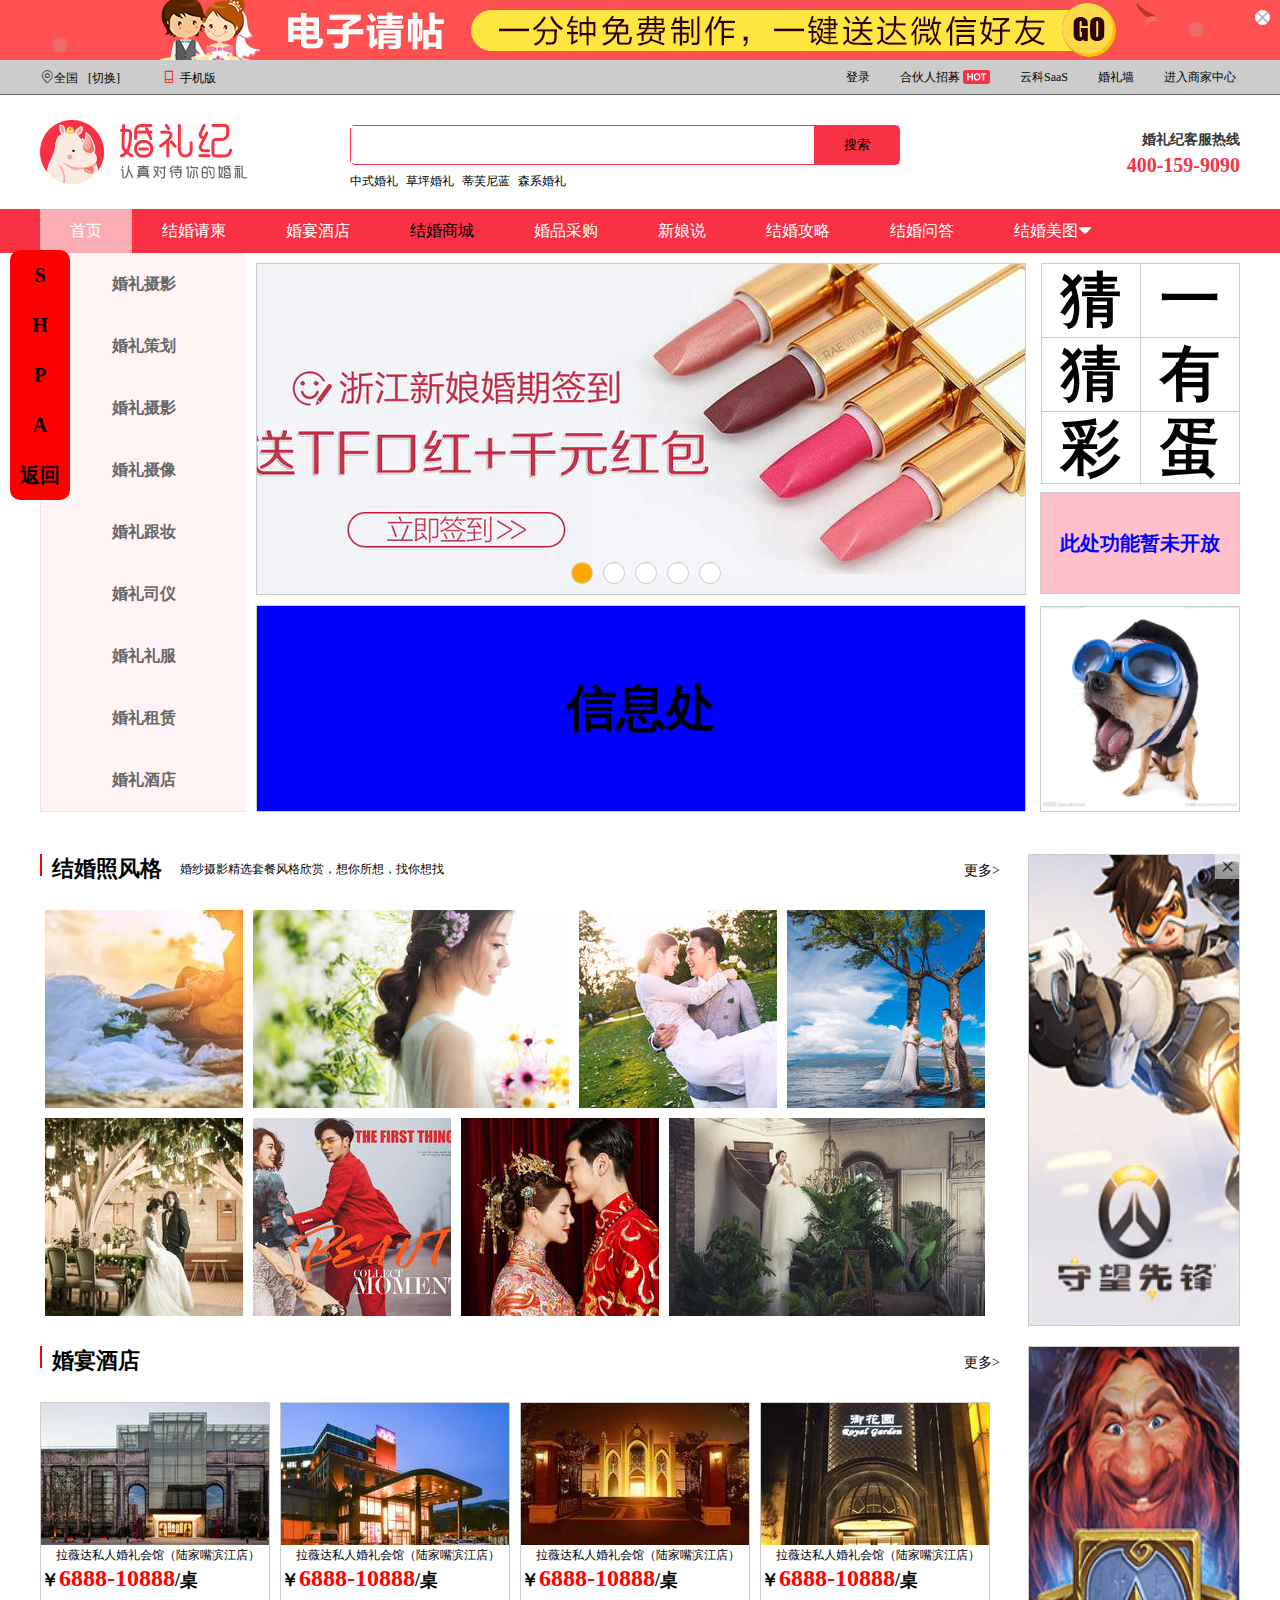
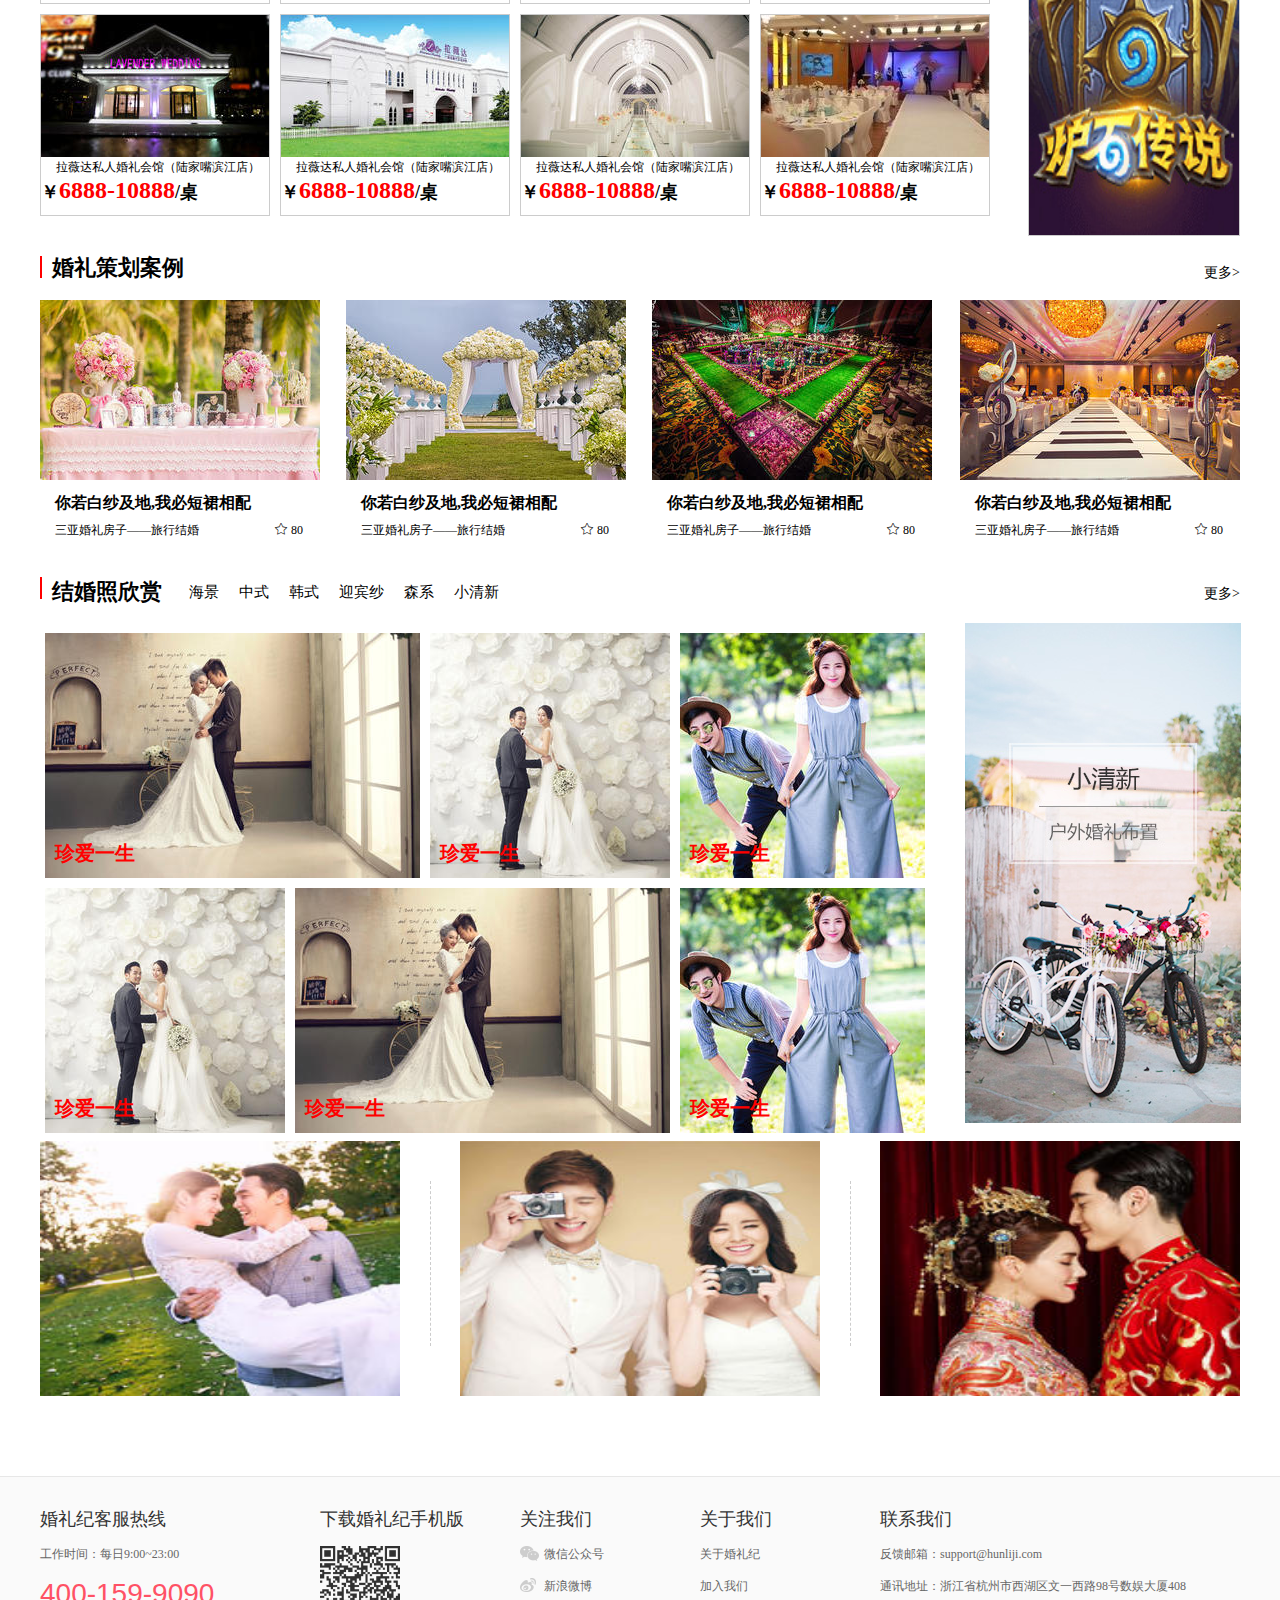
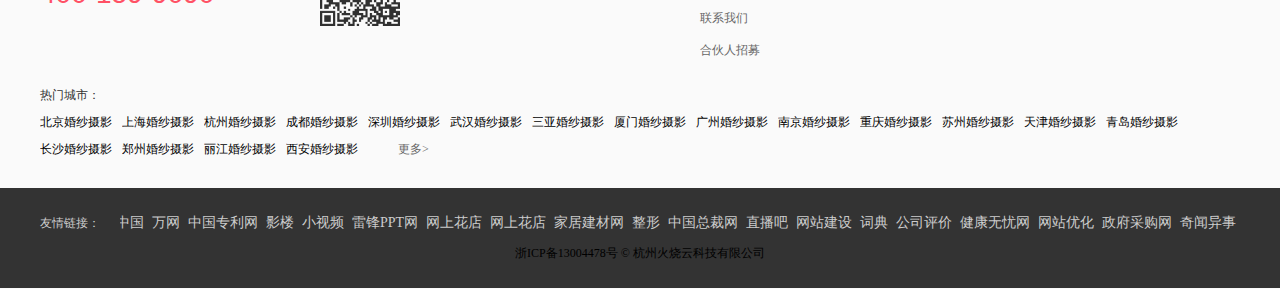
<file: index/index.html>
<!doctype html>
<html lang="en">
<head>
    <meta charset="UTF-8">
    <title>婚礼纪</title>
    <link rel="icon" href=""/>
    <link rel="stylesheet" href="css/csh.css"/>
    <link rel="stylesheet" href="css/head.css"/>
    <link rel="stylesheet" href="css/index.css"/>
    <link rel="stylesheet" href="./font_lhtvh4aorb7nl8fr/iconfont.css"/>
    <script src="js/jquery-1.11.1.js"></script>
    <script src="js/head.js"></script>
    <script src="js/index.js"></script>
</head>
<body>
    <div class="Top">
        <!--顶部广告-->
        <div id="I-top"><i></i></div>
        <!--顶部导航-->
        <div id="I-top_nav">
            <div class="w">
                <div class="left" id="toggle1">
                    <i></i>
                    <div class="map">
                        <i class="iconfont">&#xe64e;</i>
                        <span>全国</span>
                        <div class="toggle1">
                            <a href="#">[切换]</a>
                            <div class="h-map"><img src="./images/map.jpg" alt=""/></div>
                        </div>
                    </div>
                </div>
                <div class="center">
                    <div class="fon">
                        <i class="iconfont" style="color: red">&#xe61b;</i>
                        <div class="sj">
                            <i></i>
                            <a href="#">手机版</a>
                            <div class="ewm"><div class="sjb"></div><span>手机版更方便</span></div>
                        </div>
                    </div>
                </div>
                <p id="box"></p>
                <div class="right">
                    <ul>
                        <li><a href="../登录/login.html">登录</a></li>
                        <li class="tow"><a href="#">合伙人招募</a><i></i></li>
                        <li><a href="#">云科SaaS</a></li>
                        <li><a href="#">婚礼墙</a></li>
                        <li><a href="#">进入商家中心</a></li>
                    </ul>
                </div>
            </div>
        </div>
    </div>
    <!--logo区域-->
    <div id="Search">
        <div class="w I-logo">
            <div class="logo"></div>
            <div class="seach">
                <div class="inp">
                    <input class="input" type="text"/><input class="btn" type="button" value="搜索"/>
                </div>
                <ul>
                    <li>中式婚礼</li>
                    <li>草坪婚礼</li>
                    <li>蒂芙尼蓝</li>
                    <li>森系婚礼</li>
                </ul>
            </div>
            <div class="tell">
                <p>婚礼纪客服热线</p>
                <h1>400-159-9090</h1>
            </div>
        </div>
    </div>

    <div id="Conten">
        <!--导航区域-->
        <div id ="nav" class="Nav">
            <div class="w">
                <ul class="Ul">
                    <li class="current">首页</li>
                    <li>结婚请柬</li>
                    <li>婚宴酒店</li>
                    <li><a href="../副页面/html/负页面.html">结婚商城</a></li>
                    <li>婚品采购</li>
                    <li>新娘说</li>
                    <li>结婚攻略</li>
                    <li>结婚问答</li>
                    <li>结婚美图<i class="iconfont" style="color: #fff">&#xe6dc;</i></li>
                </ul>
            </div>
        </div>

        <!--轮播区域-->
        <div class=" w Lb" id="Lb">
            <div class="S-nav">
                <ul>
                    <li class='dl'>
                        <div>婚礼摄影</div>
                        <div class="kb">

                            <ul>
                                <li><a href="../jqueryXh/婚礼2.html">婚礼摄影</a></li>
                                <li>婚礼租赁</li>
                                <li>婚礼酒店</li>
                                <li>婚礼司仪</li>
                                <li>婚礼礼服</li>
                                <li>婚礼策划</li>
                                <li>婚礼礼服</li>
                                <li>婚礼租赁</li>
                                <li>婚礼租赁</li>
                            </ul>
                        </div>
                    </li>
                    <li class='dl'>
                        <div>婚礼策划</div>
                        <div class="kb">

                            <ul>
                                <li>婚礼摄影</li>
                                <li>婚礼租赁</li>
                                <li>婚礼酒店</li>
                                <li>婚礼司仪</li>
                                <li>婚礼礼服</li>
                                <li>婚礼司仪</li>
                                <li>婚礼摄影</li>
                                <li>婚礼租赁</li>
                                <li>婚礼租赁</li>
                            </ul>
                        </div>
                    </li>
                    <li class='dl'>
                        <div>婚礼摄影</div>
                        <div class="kb">

                            <ul>
                                <li>婚礼摄影</li>
                                <li>婚礼租赁</li>
                                <li>婚礼酒店</li>
                                <li>婚礼司仪</li>
                                <li>婚礼礼服</li>
                                <li>婚礼司仪</li>
                                <li>婚礼摄影</li>
                                <li>婚礼租赁</li>
                                <li>婚礼租赁</li>
                            </ul>
                        </div>
                    </li>
                    <li class='dl'>
                        <div>婚礼摄像</div>
                        <div class="kb">

                            <ul>
                                <li>婚礼摄像</li>
                                <li>婚礼租赁</li>
                                <li>婚礼酒店</li>
                                <li>婚礼司仪</li>
                                <li>婚礼礼服</li>
                                <li>婚礼司仪</li>
                                <li>婚礼摄像</li>
                                <li>婚礼租赁</li>
                                <li>婚礼租赁</li>
                            </ul>
                        </div>
                    </li>
                    <li class='dl'>
                        <div>婚礼跟妆</div>
                        <div class="kb">

                            <ul>
                                <li>婚礼跟妆</li>
                                <li>婚礼租赁</li>
                                <li>婚礼酒店</li>
                                <li>婚礼司仪</li>
                                <li>婚礼礼服</li>
                                <li>婚礼司仪</li>
                                <li>婚礼跟妆</li>
                                <li>婚礼租赁</li>
                                <li>婚礼租赁</li>
                            </ul>
                        </div>
                    </li>
                    <li class='dl'>
                        <div>婚礼司仪</div>
                        <div class="kb">
                            <ul>
                                <li>婚礼司仪</li>
                                <li>婚礼租赁</li>
                                <li>婚礼酒店</li>
                                <li>婚礼司仪</li>
                                <li>婚礼礼服</li>
                                <li>婚礼司仪</li>
                                <li>婚礼礼服</li>
                                <li>婚礼租赁</li>
                                <li>婚礼租赁</li>
                            </ul>
                        </div>
                    </li>
                    <li class='dl'>
                        <div>婚礼礼服</div>
                        <div class="kb">
                            <ul>
                                <li>婚礼礼服</li>
                                <li>婚礼租赁</li>
                                <li>婚礼酒店</li>
                                <li>婚礼酒店</li>
                                <li>婚礼礼服</li>
                                <li>婚礼酒店</li>
                                <li>婚礼礼服</li>
                                <li>婚礼租赁</li>
                                <li>婚礼租赁</li>
                            </ul>
                        </div>
                    </li>
                    <li class='dl'>
                        <div>婚礼租赁</div>
                        <div class="kb">
                            <ul>
                                <li>婚礼租赁</li>
                                <li>婚礼租赁</li>
                                <li>婚礼酒店</li>
                                <li>婚礼酒店</li>
                                <li>婚礼租赁</li>
                                <li>婚礼酒店</li>
                                <li>婚礼租赁</li>
                                <li>婚礼租赁</li>
                                <li>婚礼租赁</li>
                            </ul>
                        </div>
                    </li>
                    <li class='dl'>
                        <div>婚礼酒店</div>
                        <div class="kb">
                            <ul>
                                <li>婚礼酒店</li>
                                <li>婚礼酒店</li>
                                <li>婚礼酒店</li>
                                <li>婚礼酒店</li>
                                <li>婚礼酒店</li>
                                <li>婚礼酒店</li>
                                <li>婚礼酒店</li>
                                <li>婚礼酒店</li>
                                <li>婚礼酒店</li>
                            </ul>
                        </div>
                    </li>
                </ul>
            </div>

            <div id="lbt">
                <ul id="ul">
                    <li>
                        <a href="#">
                            <img src="images/lb1.jpg" alt=""/>
                        </a>
                    </li>
                    <li>
                        <a href="#">
                            <img src="images/lb2.jpg" alt=""/>
                        </a>
                    </li>
                    <li>
                        <a href="#">
                            <img src="images/lb3.jpg" alt=""/>
                        </a>
                    </li>
                    <li>
                        <a href="#">
                            <img src="images/lb4.jpg" alt=""/>
                        </a>
                    </li>
                    <li>
                        <a href="#">
                            <img src="images/lb5.jpg" alt=""/>
                        </a>
                    </li>
                </ul>
                <ol id="ol">
                    <!--<li>1</li>-->
                </ol>
                <div id="arr">
                    <span id="left">&lt;</span>
                    <span id="right">&gt;</span>
                </div>
            </div>

            <div class="L-top">
                <ul>
                    <li>
                        <i>猜</i>
                        <span>宋留彪</span>
                    </li>
                    <li>
                        <i>一</i>
                        <span>孔繁荣</span>
                    </li>
                    <li>
                        <i>猜</i>
                        <span>秦亚康</span>
                    </li>
                    <li>
                        <i>有</i>
                        <span><img src="./images/jiang.jpg" alt=""/></span>
                        <s>中奖了</s>
                    </li>
                    <li>
                        <i>彩</i>
                        <span>司马钊</span>
                    </li>
                    <li>
                        <i>蛋</i>
                        <span>本人</span>
                    </li>
                </ul>
            </div>

            <div class="L-centen">此处功能暂未开放</div>

            <div class="L-bot">
                <div class="Img"></div>
                <div class="Hf" >
                    <div class="heart3d">
                        <div class="cube">
                            <div><img src="images/1.jpg"></div>
                            <div><img src="images/2.jpg"></div>
                            <div><img src="images/3.jpg"></div>
                            <div><img src="images/4.jpg"></div>
                            <div><img src="images/5.jpg"></div>
                            <div><img src="images/6.jpg"></div>
                        </div>
                    </div>

                </div>
            </div>

            <div class="adC">信息处</div>
        </div>



        <div class=" w conten">
            <!--结婚照风格-->
            <div class="Jh-Style jd">
                <div class="l-Style">
                    <div class="tit clearfix">
                        <h1>结婚照风格</h1>
                        <span>更多></span>
                        <div style="width: 265px ;height:20px;text-align: center;line-height: 20px;float: left;margin-top: 5px">
                            婚纱摄影精选套餐风格欣赏，想你所想，找你想找
                        </div>
                    </div>
                    <div class="tupan">
                        <ul>
                            <li>
                                <a href="#">
                                    <img src="./images/Style-1.jpg" alt=""/>
                                </a>
                            </li>
                            <li>
                                <a href="#">
                                    <img src="./images/Style-2.jpg" alt=""/>
                                </a>
                            </li>
                            <li>
                                <a href="#">
                                    <img src="./images/Style-3.jpg" alt=""/>
                                </a>
                            </li>
                            <li>
                                <a href="#">
                                    <img src="./images/Style-4.jpg" alt=""/>
                                </a>
                            </li>
                            <li>
                                <a href="#">
                                    <img src="./images/Style-5.jpg" alt=""/>
                                </a>
                            </li>
                            <li>
                                <a href="#">
                                    <img src="./images/Style-6.jpg" alt=""/>
                                </a>
                            </li>
                            <li>
                                <a href="#">
                                    <img src="./images/Style-7.jpg" alt=""/>
                                </a>
                            </li>
                            <li>
                                <a href="#">
                                    <img src="./images/Style-8.jpg" alt=""/>
                                </a>
                            </li>
                        </ul>
                    </div>
                </div>
                <div class="yx">
                    <div class="sc">×</div>
                    <a class="r-Style" href="../游戏/《守望先锋》官方网站.htm"></a></div>
            </div>
            <div class="Jh-Hotel jd">
                <div class="l-Hotel">
                    <div class="tit clearfix">
                        <h1>婚宴酒店</h1>
                        <span>更多></span>
                    </div>
                    <div class="tupan">
                        <ul>
                            <li>
                                <a class="Dl-t" href="#">
                                    <img src="./images/H-1.jpg" alt=""/>
                                </a>
                                <div class="xx">
                                    <span>拉薇达私人婚礼会馆（陆家嘴滨江店）</span>
                                    <p>￥<s style="text-decoration: none">6888-10888</s>/桌</p>
                                </div>
                            </li>
                            <li>
                                <a class="Dl-t" href="#">
                                    <img src="./images/H-2.jpg" alt=""/>
                                </a>
                                <div class="xx">
                                    <span>拉薇达私人婚礼会馆（陆家嘴滨江店）</span>
                                    <p>￥<s style="text-decoration: none">6888-10888</s>/桌</p>
                                </div>
                            </li>
                            <li>
                                <a class="Dl-t" href="#">
                                    <img src="./images/H-3.jpg" alt=""/>
                                </a>
                                <div class="xx">
                                    <span>拉薇达私人婚礼会馆（陆家嘴滨江店）</span>
                                    <p>￥<s style="text-decoration: none">6888-10888</s>/桌</p>
                                </div>
                            </li>
                            <li>
                                <a class="Dl-t" href="#">
                                    <img src="./images/H-4.jpg" alt=""/>
                                </a>
                                <div class="xx">
                                    <span>拉薇达私人婚礼会馆（陆家嘴滨江店）</span>
                                    <p>￥<s style="text-decoration: none">6888-10888</s>/桌</p>
                                </div>
                            </li>
                            <li>
                                <a class="Dl-t" href="#">
                                    <img src="./images/H-5.jpg" alt=""/>
                                </a>
                                <div class="xx">
                                    <span>拉薇达私人婚礼会馆（陆家嘴滨江店）</span>
                                    <p>￥<s style="text-decoration: none">6888-10888</s>/桌</p>
                                </div>
                            </li>
                            <li>
                                <a class="Dl-t" href="#">
                                    <img src="./images/H-6.jpg" alt=""/>
                                </a>
                                <div class="xx">
                                    <span>拉薇达私人婚礼会馆（陆家嘴滨江店）</span>
                                    <p>￥<s style="text-decoration: none">6888-10888</s>/桌</p>
                                </div>
                            </li>
                            <li>
                                <a class="Dl-t" href="#">
                                    <img src="./images/H-7.jpg" alt=""/>
                                </a>
                                <div class="xx">
                                    <span>拉薇达私人婚礼会馆（陆家嘴滨江店）</span>
                                    <p>￥<s style="text-decoration: none">6888-10888</s>/桌</p>
                                </div>
                            </li>
                            <li>
                                <a class="Dl-t" href="#">
                                    <img src="./images/H-8.jpg" alt=""/>
                                </a>
                                <div class="xx">
                                    <span>拉薇达私人婚礼会馆（陆家嘴滨江店）</span>
                                    <p>￥<s style="text-decoration: none">6888-10888</s>/桌</p>
                                </div>
                            </li>
                        </ul>
                    </div>
                </div>
                <div class="r-Hotel"></div>
            </div>
            <!--婚礼策划案例-->
            <div class="Jh-Plan jd">
                <div class="tit">
                    <h1>婚礼策划案例</h1>
                    <span>更多></span>
                </div>
                <ul>
                    <li>
                        <a class="P-a" href="#">
                            <img src="images/P-1.jpg" alt=""/>
                            <div class="yin"></div>
                        </a>
                        <div class="one">
                            <a href="#">你若白纱及地,我必短裙相配</a>
                            <div class="o-t">
                                <div class="o-l">三亚婚礼房子——旅行结婚</div>
                                <div class="o-r">
                                    <i class="iconfont">&#xe666;</i>
                                    <span>80</span>
                                </div>
                            </div>
                        </div>
                    </li>
                    <li>
                        <a class="P-a" href="#">
                            <img src="images/P-2.jpg" alt=""/>
                            <div class="yin"></div>
                        </a>
                        <div class="one">
                            <a href="#">你若白纱及地,我必短裙相配</a>
                            <div class="o-t">
                                <div class="o-l">三亚婚礼房子——旅行结婚</div>
                                <div class="o-r">
                                    <i class="iconfont">&#xe666;</i>
                                    <span>80</span>
                                </div>
                            </div>
                        </div>
                    </li>
                    <li>
                        <a class="P-a" href="#">
                            <img src="images/P-3.jpg" alt=""/>
                            <div class="yin"></div>
                        </a>
                        <div class="one">
                            <a href="#">你若白纱及地,我必短裙相配</a>
                            <div class="o-t">
                                <div class="o-l">三亚婚礼房子——旅行结婚</div>
                                <div class="o-r">
                                    <i class="iconfont">&#xe666;</i>
                                    <span>80</span>
                                </div>
                            </div>
                        </div>
                    </li>
                    <li>
                        <a class="P-a" href="#">
                            <img src="images/P-4.jpg" alt=""/>
                            <div class="yin"></div>
                        </a>
                        <div class="one">
                            <a href="#">你若白纱及地,我必短裙相配</a>
                            <div class="o-t">
                                <div class="o-l">三亚婚礼房子——旅行结婚</div>
                                <div class="o-r">
                                    <i class="iconfont">&#xe666;</i>
                                    <span>80</span>
                                </div>
                            </div>
                        </div>
                    </li>
                </ul>
            </div>
            <!--结婚照欣赏-->
            <div class="Jh-Show jd">
                <div class="tit clearfix">
                    <h1>结婚照欣赏</h1>
                    <span>更多></span>
                    <div class="S-list">
                        <ul>
                            <li>海景</li>
                            <li>中式</li>
                            <li>韩式</li>
                            <li>迎宾纱</li>
                            <li>森系</li>
                            <li>小清新</li>
                        </ul>
                    </div>
                </div>
                <div class="S-show">
                    <div class="l-s">
                        <div class="tupan">
                            <ul>
                                <li>
                                    <a href="#">
                                        <img src="./images/Show-1.jpg" alt=""/>
                                    </a>
                                    <p>珍爱一生</p>
                                </li>
                                <li>
                                    <a href="#">
                                        <img src="./images/Show-2.jpg" alt=""/>
                                    </a>
                                    <p>珍爱一生</p>
                                </li>
                                <li>
                                    <a href="#">
                                        <img src="./images/Show-3.jpg" alt=""/>
                                    </a>
                                    <p>珍爱一生</p>
                                </li>
                                <li>
                                    <a href="#">
                                        <img src="./images/Show-4.jpg" alt=""/>
                                    </a>
                                    <p>珍爱一生</p>
                                </li>
                                <li>
                                    <a href="#">
                                        <img src="./images/Show-5.jpg" alt=""/>
                                    </a>
                                    <p>珍爱一生</p>
                                </li>
                                <li>
                                    <a href="#">
                                        <img src="./images/Show-6.jpg" alt=""/>
                                    </a>
                                    <p>珍爱一生</p>
                                </li>
                            </ul>
                        </div>
                    </div>
                    <div class="r-s">
                        <img src="images/S-r.jpg" alt=""/>
                    </div>
                </div>
            </div>
            <div class="Jh-Wenzi">
                <div class="text-box1"><a href="#"><img src="./images/Jh-1.jpg" width="360" height="255" alt=""/></a></div>
                <div class="text-box2"><span></span></div>
                <div class="text-box1"><a href="#"><img src="./images/Jh-2.jpg" width="360" height="255" alt=""/></a></div>
                <div class="text-box2"><span></span></div>
                <div class="text-box1"><a href="#"><img src="./images/Jh-3.jpg" width="360" height="255" alt=""/></a></div>
            </div>
            <!--楼层跳跃-->
            <div id="floor">
                <ul>
                    <li>
                        <a href="#">S</a>
                        <div class="f-y"></div>
                    </li>
                    <li>
                        <a href="#">H</a>
                        <div class="f-y"></div>
                    </li>
                    <li>
                        <a href="#">P</a>
                        <div class="f-y"></div>
                    </li>
                    <li>
                        <a href="#">A</a>
                        <div class="f-y"></div>
                    </li>
                </ul>
                <div class="back">返回</div>
            </div>
        </div>



    </div>




    <div class="foot">
        <div class="foot-me w">
            <div class="ul1">
                <h3>婚礼纪客服热线</h3>
                <ul>
                    <li>工作时间：每日9:00~23:00</li>
                    <li class="tel">400-159-9090</li>
                </ul>
            </div>
            <div class="ul2">
                <h3>下载婚礼纪手机版</h3>
                <ul>
                    <li>
                        <a href="#">
                            <img  src="./images/erweima.png">
                        </a>
                    </li>
                </ul>
            </div>
            <div class="ul3">
                <h3>关注我们</h3>
                <ul>
                    <li class="weichat">
                        <a>微信公众号</a>
                        <dl>
                            <dt class="dt1"></dt>
                            <dt class="dt2"></dt>
                            <dd>
                                <img src="images/weixin.jpg">
                                <br>婚礼纪微信服务号</dd>
                        </dl>
                    </li>
                    <li class="xinl">
                        <a  href="">新浪微博</a>
                    </li>
                </ul>
            </div>
            <div class="ul4">
                <h3>关于我们</h3>
                <ul>
                    <li>
                        <a >关于婚礼纪</a>
                    </li>
                    <li>
                        <a>加入我们</a>
                    </li>
                    <li><a >联系我们</a></li>
                    <li><a >合伙人招募</a>
                    </li>
                </ul>
            </div>
            <div class="ul5">
                <h3>联系我们</h3>
                <ul><!--<li>商务、媒体合作QQ：2652330317</li>-->
                    <li>反馈邮箱：support@hunliji.com</li>
                    <li>通讯地址：浙江省杭州市西湖区文一西路98号数娱大厦408</li>
                </ul>
            </div>




        </div>
        <div class="hotcitys clearfix w" style="width: 1200px;">
            <dl>
                <dt>热门城市：</dt>
                <dd><a href="#">北京婚纱摄影</a>
                    <a href="#">上海婚纱摄影</a>
                    <a href="#">杭州婚纱摄影</a>
                    <a href="#">成都婚纱摄影</a>
                    <a href="#">深圳婚纱摄影</a>
                    <a href="#">武汉婚纱摄影</a>
                    <a href="#">三亚婚纱摄影</a>
                    <a href="#">厦门婚纱摄影</a>
                    <a href="#">广州婚纱摄影</a>
                    <a href="#">南京婚纱摄影</a>
                    <a href="#">重庆婚纱摄影</a>
                    <a href="#">苏州婚纱摄影</a>
                    <a href="#">天津婚纱摄影</a>
                    <a href="#">青岛婚纱摄影</a>
                    <a href="#">长沙婚纱摄影</a>
                    <a href="#">郑州婚纱摄影</a>
                    <a href="#">丽江婚纱摄影</a>
                    <a href="#">西安婚纱摄影</a>
                    <a href="#" style="margin-left: 30px; color: #666;">更多></a>
                </dd><!--<dt></dt>--><!-- ▲ -->
            </dl>
        </div>
        <div class="linkcom clearfix">
            <div class="link">
                <span class="link_title">友情链接：</span>
                <div class="link_list_cont">
                    <div style="width: 7964px; left: -770px;" class="link_list">
                        <div class="link_items">
                            <a href="#">十大家纺排行榜</a>
                            <a href="#">鲜花网</a>
                            <a href="#">婚戒</a>
                            <a href="#">钻戒品牌</a>
                            <a href="#">小笑话</a>
                            <a href="#">返利网</a>
                            <a href="#">邯郸在线</a>
                            <a href="#">泡妞</a>
                            <a href="#">单机游戏下载</a>
                            <a href="#">微信营销</a>
                            <a href="#">长沙房产网</a>
                            <a href="#">手表论坛</a>
                            <a href="#">伴奏中国</a>
                            <a href="#">万网</a>
                            <a href="#">中国专利网</a>
                            <a href="#">影楼</a>
                            <a href="#">小视频</a>
                            <a href="#">雷锋PPT网</a>
                            <a href="#">网上花店</a>
                            <a href="#">网上花店</a>
                            <a href="#">家居建材网</a>
                            <a href="#">整形</a>
                            <a href="#">中国总裁网</a>
                            <a href="#">直播吧</a>
                            <a href="#">网站建设</a>
                            <a href="#">词典</a>
                            <a href="#">公司评价</a>
                            <a href="#">健康无忧网</a>
                            <a href="#">网站优化</a>
                            <a href="#">政府采购网</a>
                            <a href="#">奇闻异事</a>
                            <a href="#">化妆品品牌</a>
                        </div>
                        <div class="link_items">
                            <a href="#">十大家纺排行榜</a>
                            <a href="#">鲜花网</a>
                            <a href="#">婚戒</a>
                            <a href="#">钻戒品牌</a>
                            <a href="#">小笑话</a>
                            <a href="#">返利网</a>
                            <a href="#">邯郸在线</a>
                            <a href="#">泡妞</a>
                            <a href="#">单机游戏下载</a>
                            <a href="#">微信营销</a>
                            <a href="#">长沙房产网</a>
                            <a href="#">手表论坛</a>
                            <a href="#">伴奏中国</a>
                            <a href="#">万网</a>
                            <a href="#">中国专利网</a>
                            <a href="#">影楼</a>
                            <a href="#">小视频</a>
                            <a href="#">雷锋PPT网</a>
                            <a href="#">网上花店</a>
                            <a href="#">网上花店</a>
                            <a href="#">家居建材网</a>
                            <a href="#">整形</a>
                            <a href="#">中国总裁网</a>
                            <a href="#">直播吧</a>
                            <a href="#">网站建设</a>
                            <a href="#">词典</a>
                            <a href="#">公司评价</a>
                            <a href="#">健康无忧网</a>
                            <a href="#">网站优化</a>
                            <a href="#">政府采购网</a>
                            <a href="#">奇闻异事</a>
                            <a href="#">化妆品品牌</a>
                        </div>
                        <div class="link_items">
                            <a href="#">十大家纺排行榜</a>
                            <a href="#">鲜花网</a>
                            <a href="#">婚戒</a>
                            <a href="#">钻戒品牌</a>
                            <a href="#">小笑话</a>
                            <a href="#">返利网</a>
                            <a href="#">邯郸在线</a>
                            <a href="#">泡妞</a>
                            <a href="#">单机游戏下载</a>
                            <a href="#">微信营销</a>
                            <a href="#">长沙房产网</a>
                            <a href="#">手表论坛</a>
                            <a href="#">伴奏中国</a>
                            <a href="#">万网</a>
                            <a href="#">中国专利网</a>
                            <a href="#">影楼</a>
                            <a href="#">小视频</a>
                            <a href="#">雷锋PPT网</a>
                            <a href="#">网上花店</a>
                            <a href="#">网上花店</a>
                            <a href="#">家居建材网</a>
                            <a href="#">整形</a>
                            <a href="#">中国总裁网</a>
                            <a href="#">直播吧</a>
                            <a href="#">网站建设</a>
                            <a href="#">词典</a>
                            <a href="#">公司评价</a>
                            <a href="#">健康无忧网</a>
                            <a href="#">网站优化</a>
                            <a href="#">政府采购网</a>
                            <a href="#">奇闻异事</a>
                            <a href="#">化妆品品牌</a>
                        </div>
                        <div class="link_items">
                            <a href="#">十大家纺排行榜</a>
                            <a href="#">鲜花网</a>
                            <a href="#">婚戒</a>
                            <a href="#">钻戒品牌</a>
                            <a href="#">小笑话</a>
                            <a href="#">返利网</a>
                            <a href="#">邯郸在线</a>
                            <a href="#">泡妞</a>
                            <a href="#">单机游戏下载</a>
                            <a href="#">微信营销</a>
                            <a href="#">长沙房产网</a>
                            <a href="#">手表论坛</a>
                            <a href="#">伴奏中国</a>
                            <a href="#">万网</a>
                            <a href="#">中国专利网</a>
                            <a href="#">影楼</a>
                            <a href="#">小视频</a>
                            <a href="#">雷锋PPT网</a>
                            <a href="#">网上花店</a>
                            <a href="#">网上花店</a>
                            <a href="#">家居建材网</a>
                            <a href="#">整形</a>
                            <a href="#">中国总裁网</a>
                            <a href="#">直播吧</a>
                            <a href="#">网站建设</a>
                            <a href="#">词典</a>
                            <a href="#">公司评价</a>
                            <a href="#">健康无忧网</a>
                            <a href="#">网站优化</a>
                            <a href="#">政府采购网</a>
                            <a href="#">奇闻异事</a>
                            <a href="#">化妆品品牌</a>
                        </div>
                    </div>
                </div>
            </div>
            <p>浙ICP备13004478号 © 杭州火烧云科技有限公司</p>
        </div>
    </div>



    <!--time-->
    <script>

        function time() {
            var today = new Date();
            var nian = today.getFullYear(); //年
            var yue = (today.getMonth() + 1); //月
            var ri = today.getDate(); //日
            var shi = today.getHours(); //时
            var feng = today.getMinutes(); //分
            var miao = today.getSeconds(); //秒
            var xingqi = today.getDay();

            var v;
            if (shi >= 12) {
                v = "PM";
            } else {
                v = "AM";
            }
            function fn(n){
                return n<10?'0'+n:n;
            }


            var xingqis;
            switch (xingqi) {
                case 1:
                    xingqis = "星期一";
                    break;
                case 2:
                    xingqis = "星期二";
                    break;
                case 3:
                    xingqis = "星期三";
                    break;
                case 4:
                    xingqis = "星期四";
                    break;
                case 5:
                    xingqis = "星期五";
                    break;
                case 6:
                    xingqis = "星期六";
                    break;
                default:
                    xingqis = "星期日";
            }

            document.getElementById("box").innerHTML = fn(nian) + "年" + fn(yue) + '月' + fn(ri) + "日 " +
                    fn(shi) + ':' + fn(feng) + ":" + fn(miao) + " " + v + " " + xingqis;
        }
        setInterval("time()", 1000);

    </script>

    <div class="box"></div>
    <!--雪花-->
    <script>
        var box = $(".box")[0];
        var i = 0;
        var setval = setInterval(function() {
            var num1 = Math.round(Math.random() * 1340) - 100;
            var num2 = Math.round(Math.random() * 1340) - 100;
            var snow = document.createElement("span");
            snow.setAttribute("class", "span" + i);
            box.appendChild(snow);
            snow.style.fontSize = "20px";
            snow.style.opacity = "0.5";
            snow.style.color = "red";
            snow.innerHTML = "❀";
//            snow.style.color = 'rgb('+parseInt(Math.random()*256)+','+parseInt(Math.random()*256)+','+parseInt(Math.random()*256)+')'
//            ;
            snow.style.position = "absolute";
            snow.style.top = "-44px";
            snow.style.left = num1 + "px";
            $(".box span").animate({
                top: "500%",//$(document).offset
                left: num2 + "px"
            }, 30000, function() {
                $(this).remove();
            });


            i++;
        }, 100);
    </script>


    <audio src="./audio/齐晨%20-%20咱们结婚吧.mp3" autoplay loop  ></audio>
</body>
</html>
</file>
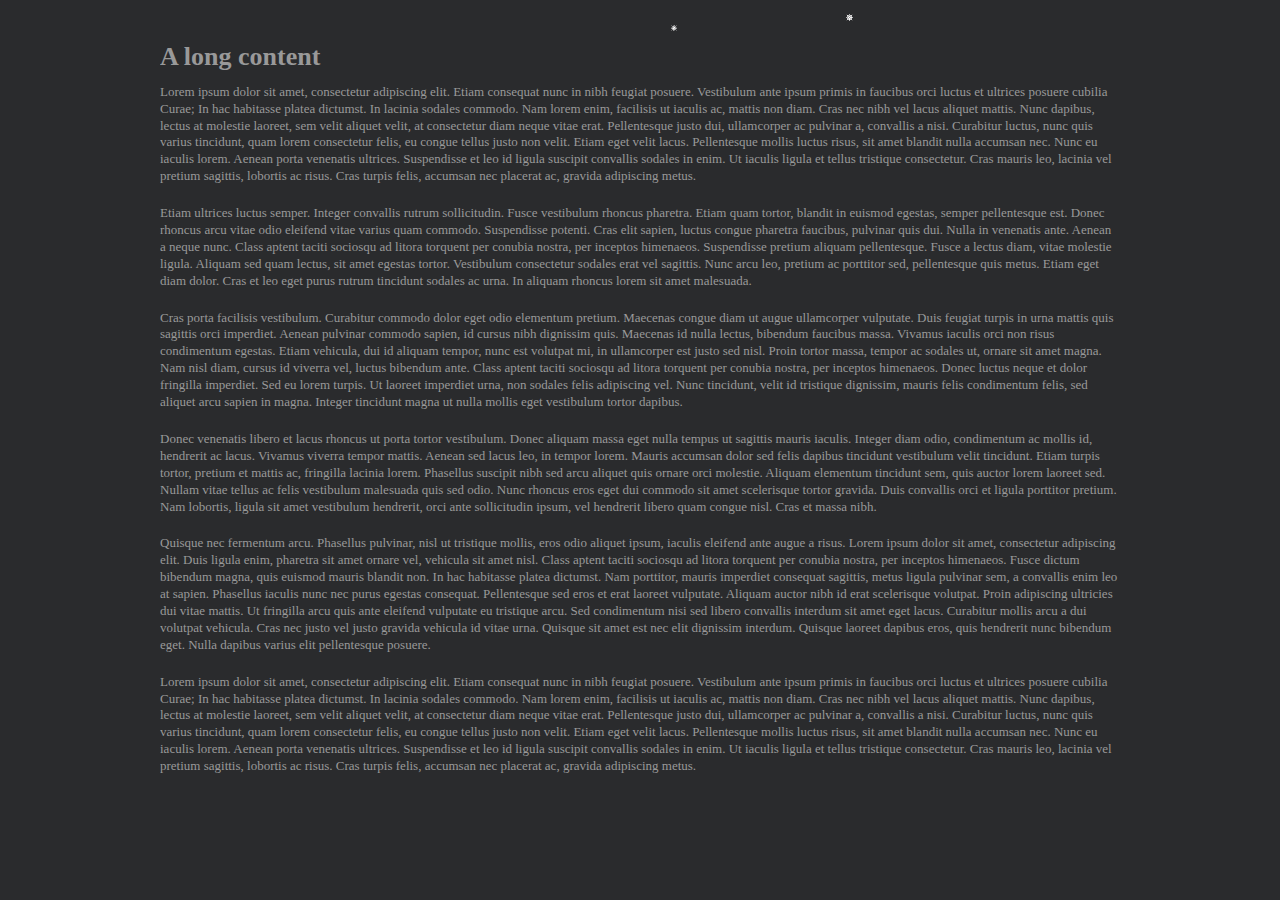
<file: jqueryXh/index.html>
<!DOCTYPE html PUBLIC "-//W3C//DTD XHTML 1.0 Transitional//EN" "http://www.w3.org/TR/xhtml1/DTD/xhtml1-transitional.dtd">

<html xmlns="http://www.w3.org/1999/xhtml">
<head>
<meta http-equiv="Content-Type" content="text/html; charset=utf-8" />
<title>jquery雪花-jquery插件库</title>
<link href="css/jq22.css" rel="stylesheet" type="text/css" />
<script src="js/jquery.min.js"></script>
<script src="js/snow.js"></script>
<script>createSnow('', 60);</script>
</head>

<body id="introduction">
<div id="page">
  <div id="container" class="content clearfix">
    <div class="content1">
      <h1>A long content</h1>
      <p>Lorem ipsum dolor sit amet, consectetur adipiscing elit. Etiam consequat nunc in nibh feugiat posuere. Vestibulum ante ipsum primis in faucibus orci luctus et ultrices posuere cubilia Curae; In hac habitasse platea dictumst. In lacinia sodales commodo. Nam lorem enim, facilisis ut iaculis ac, mattis non diam. Cras nec nibh vel lacus aliquet mattis. Nunc dapibus, lectus at molestie laoreet, sem velit aliquet velit, at consectetur diam neque vitae erat. Pellentesque justo dui, ullamcorper ac pulvinar a, convallis a nisi. Curabitur luctus, nunc quis varius tincidunt, quam lorem consectetur felis, eu congue tellus justo non velit. Etiam eget velit lacus. Pellentesque mollis luctus risus, sit amet blandit nulla accumsan nec. Nunc eu iaculis lorem. Aenean porta venenatis ultrices. Suspendisse et leo id ligula suscipit convallis sodales in enim. Ut iaculis ligula et tellus tristique consectetur. Cras mauris leo, lacinia vel pretium sagittis, lobortis ac risus. Cras turpis felis, accumsan nec placerat ac, gravida adipiscing metus.</p>
      <p>Etiam ultrices luctus semper. Integer convallis rutrum sollicitudin. Fusce vestibulum rhoncus pharetra. Etiam quam tortor, blandit in euismod egestas, semper pellentesque est. Donec rhoncus arcu vitae odio eleifend vitae varius quam commodo. Suspendisse potenti. Cras elit sapien, luctus congue pharetra faucibus, pulvinar quis dui. Nulla in venenatis ante. Aenean a neque nunc. Class aptent taciti sociosqu ad litora torquent per conubia nostra, per inceptos himenaeos. Suspendisse pretium aliquam pellentesque. Fusce a lectus diam, vitae molestie ligula. Aliquam sed quam lectus, sit amet egestas tortor. Vestibulum consectetur sodales erat vel sagittis. Nunc arcu leo, pretium ac porttitor sed, pellentesque quis metus. Etiam eget diam dolor. Cras et leo eget purus rutrum tincidunt sodales ac urna. In aliquam rhoncus lorem sit amet malesuada.</p>
      <p>Cras porta facilisis vestibulum. Curabitur commodo dolor eget odio elementum pretium. Maecenas congue diam ut augue ullamcorper vulputate. Duis feugiat turpis in urna mattis quis sagittis orci imperdiet. Aenean pulvinar commodo sapien, id cursus nibh dignissim quis. Maecenas id nulla lectus, bibendum faucibus massa. Vivamus iaculis orci non risus condimentum egestas. Etiam vehicula, dui id aliquam tempor, nunc est volutpat mi, in ullamcorper est justo sed nisl. Proin tortor massa, tempor ac sodales ut, ornare sit amet magna. Nam nisl diam, cursus id viverra vel, luctus bibendum ante. Class aptent taciti sociosqu ad litora torquent per conubia nostra, per inceptos himenaeos. Donec luctus neque et dolor fringilla imperdiet. Sed eu lorem turpis. Ut laoreet imperdiet urna, non sodales felis adipiscing vel. Nunc tincidunt, velit id tristique dignissim, mauris felis condimentum felis, sed aliquet arcu sapien in magna. Integer tincidunt magna ut nulla mollis eget vestibulum tortor dapibus.</p>
      <p>Donec venenatis libero et lacus rhoncus ut porta tortor vestibulum. Donec aliquam massa eget nulla tempus ut sagittis mauris iaculis. Integer diam odio, condimentum ac mollis id, hendrerit ac lacus. Vivamus viverra tempor mattis. Aenean sed lacus leo, in tempor lorem. Mauris accumsan dolor sed felis dapibus tincidunt vestibulum velit tincidunt. Etiam turpis tortor, pretium et mattis ac, fringilla lacinia lorem. Phasellus suscipit nibh sed arcu aliquet quis ornare orci molestie. Aliquam elementum tincidunt sem, quis auctor lorem laoreet sed. Nullam vitae tellus ac felis vestibulum malesuada quis sed odio. Nunc rhoncus eros eget dui commodo sit amet scelerisque tortor gravida. Duis convallis orci et ligula porttitor pretium. Nam lobortis, ligula sit amet vestibulum hendrerit, orci ante sollicitudin ipsum, vel hendrerit libero quam congue nisl. Cras et massa nibh.</p>
      <p>Quisque nec fermentum arcu. Phasellus pulvinar, nisl ut tristique mollis, eros odio aliquet ipsum, iaculis eleifend ante augue a risus. Lorem ipsum dolor sit amet, consectetur adipiscing elit. Duis ligula enim, pharetra sit amet ornare vel, vehicula sit amet nisl. Class aptent taciti sociosqu ad litora torquent per conubia nostra, per inceptos himenaeos. Fusce dictum bibendum magna, quis euismod mauris blandit non. In hac habitasse platea dictumst. Nam porttitor, mauris imperdiet consequat sagittis, metus ligula pulvinar sem, a convallis enim leo at sapien. Phasellus iaculis nunc nec purus egestas consequat. Pellentesque sed eros et erat laoreet vulputate. Aliquam auctor nibh id erat scelerisque volutpat. Proin adipiscing ultricies dui vitae mattis. Ut fringilla arcu quis ante eleifend vulputate eu tristique arcu. Sed condimentum nisi sed libero convallis interdum sit amet eget lacus. Curabitur mollis arcu a dui volutpat vehicula. Cras nec justo vel justo gravida vehicula id vitae urna. Quisque sit amet est nec elit dignissim interdum. Quisque laoreet dapibus eros, quis hendrerit nunc bibendum eget. Nulla dapibus varius elit pellentesque posuere.</p>
      <p>Lorem ipsum dolor sit amet, consectetur adipiscing elit. Etiam consequat nunc in nibh feugiat posuere. Vestibulum ante ipsum primis in faucibus orci luctus et ultrices posuere cubilia Curae; In hac habitasse platea dictumst. In lacinia sodales commodo. Nam lorem enim, facilisis ut iaculis ac, mattis non diam. Cras nec nibh vel lacus aliquet mattis. Nunc dapibus, lectus at molestie laoreet, sem velit aliquet velit, at consectetur diam neque vitae erat. Pellentesque justo dui, ullamcorper ac pulvinar a, convallis a nisi. Curabitur luctus, nunc quis varius tincidunt, quam lorem consectetur felis, eu congue tellus justo non velit. Etiam eget velit lacus. Pellentesque mollis luctus risus, sit amet blandit nulla accumsan nec. Nunc eu iaculis lorem. Aenean porta venenatis ultrices. Suspendisse et leo id ligula suscipit convallis sodales in enim. Ut iaculis ligula et tellus tristique consectetur. Cras mauris leo, lacinia vel pretium sagittis, lobortis ac risus. Cras turpis felis, accumsan nec placerat ac, gravida adipiscing metus.</p>
    </div>
  </div>
</div>
</div>
</body>
</html>
</file>
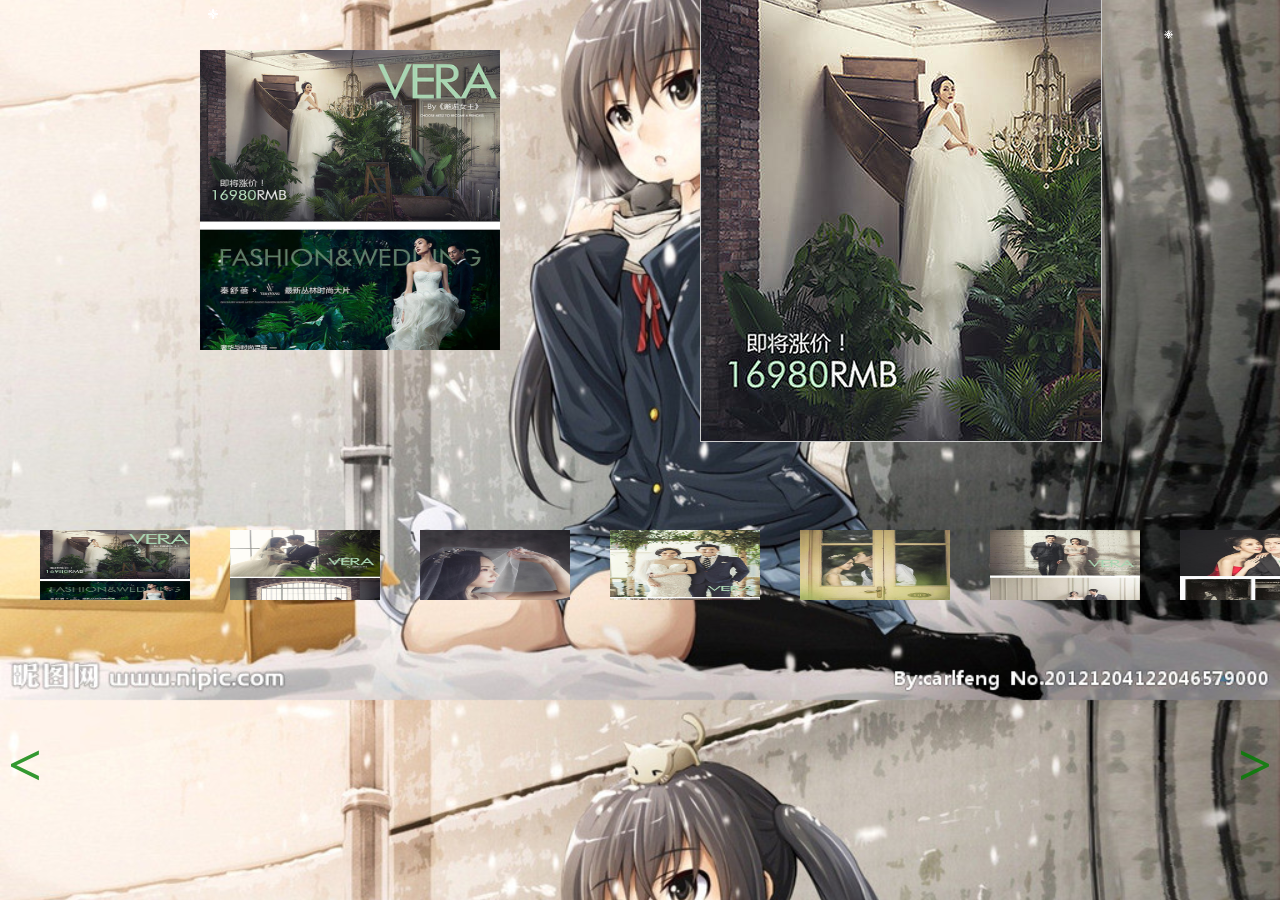
<file: jqueryXh/婚礼2.html>
<!DOCTYPE html>
<html>
<head lang="en">
    <meta charset="UTF-8">
    <title>婚纱摄影</title>

    <style>
        body {
            margin: 0;
            padding: 0;
            position: relative;
            background-image: url("images/002.jpg");
            background-position: center;
             /*background-repeat: no-repeat;*/
            width: 100%; height: 600px;
            background-size: cover;
        }
        * {
            padding: 0;
            margin: 0;
            overflow:hidden; 
        }
        #box{
            width: 300px;
            height: 300px;
            /*border: 1px solid red;*/
            margin: 50px 200px;
            /*position: relative;*/
        }
        .mask {
            width: 175px;
            height: 175px;
            background: rgba(255, 255, 0, 0.4);
            position: absolute;
            top: 0;
            left: 0;
            cursor: move;
            display: none;
        }

        #top {

            position: relative;

        }
        .big {
            width: 400px;
            height: 450px;
            position: absolute;
            top: -10px;
            left: 700px;
            border: 1px solid #ccc;
            overflow: hidden;
            /*display: none;*/
        }
        .box2{
            width: 100%;
            overflow: hidden;
        }
        #btn {
            width: 5000px;
            height: 100px;
            /*border: 1px solid blue;*/
            position: relative;
            margin-top: 130px;

        }

        #btn ul {
            width: 5000px;
        }

        #btn li {
            float: left;
            padding-left:40px;
            cursor: pointer;
            list-style: none;
        }

        #arr span {
            width: 40px;
            height: 40px;
            position: fixed;
            left: 5px;
            top: 85%;
            margin-top: -20px;
            /*background: #000;*/
            cursor: pointer;
            line-height: 40px;
            text-align: center;
            font-weight: bold;
            font-family: '黑体';
            font-size: 60px;
            color: green;
            opacity: 0.8;
            /*border: 1px solid #fff;*/
        }

        #arr #right {
            right: 5px;
            left: auto;
        }

    </style>
   <script src="jquery1.11.1.js"></script>
    <script>
        window.onload = function () {
            var box = document.getElementById("box");
            var top = document.getElementById("top");
            var mask = document.getElementById("mask");
            var big = document.getElementById("big");
            var bigImg = document.getElementById("bigImg");

            top.onmouseenter = function () {
                show(mask);
                show(big);
            }
            top.onmouseleave = function () {
                hide(mask);
                hide(big);
            }
            top.onmousemove = function (event) {
                event = event || window.event;
                var pagex = event.pageX || event.clientX + scroll().left;
                var pagey = event.pageY || event.clientY + scroll().top;
                var topx = box.offsetLeft;
                var topy = box.offsetTop;

                var x = pagex - topx - mask.offsetWidth/2;
                var y = pagey - topy - mask.offsetHeight/2;
                if(x<0){
                    x = 0;
                }
                if(x>top.offsetWidth-mask.offsetWidth){
                    x = top.offsetWidth-mask.offsetWidth;
                }
                if(y<0){
                    y = 0;
                }
                if(y>top.offsetHeight-mask.offsetHeight){
                    y = top.offsetHeight-mask.offsetHeight;
                }
                mask.style.left = x+"px";
                mask.style.top = y+"px";
                var bili = bigImg.offsetWidth/top.offsetWidth;
                var xx = bili*x;
                var yy = bili*y;
                bigImg.style.marginTop = -yy+"px";
                bigImg.style.marginLeft = -xx+"px";
            }







            var ul = document.getElementById("ul");
            var aArr = ul.getElementsByTagName("a");
            var images = document.getElementById("images");
            var bigImg=document.getElementById("bigImg")

            for (var i = 0; i < aArr.length; i++) {
                aArr[i].onclick = function () {
                    images.src =bigImg.src= this.href;
                    console.log(i);
                    //禁止a链接跳转;
                    return false;
                }
            }
            var left = document.getElementById("left");
            var right = document.getElementById("right");
            var liArr = document.getElementsByTagName("li");
            var btn = document.getElementById("btn");
            var imgWidth = liArr[0].offsetWidth
            index = 0;
            right.onclick = function () {
                index++;
                if (index ==5) {
                    index = 4;
                    alert('最后一张');
                    return;
                }
                animate(btn, -index * imgWidth)
            }
            left.onclick = function () {
                index--;
                if (index ==-1) {
                    index =0 ;
                    alert('第一张');
                    return;
                }
                animate(btn, -index * imgWidth)
            }
            function animate(ele, target) {
                clearInterval(ele.timer);
                ele.timer = setInterval(function () {
                    var step = target > ele.offsetLeft ? 10 : -10;
                    ele.style.left = ele.offsetLeft + step + "px";
                    console.log(1);
                    if (Math.abs(target - ele.offsetLeft) <= Math.abs(step)) {
                        ele.style.left = target + "px";
                        clearInterval(ele.timer);
                    }
                }, 10);
            }
        }
</script>
    <script src="js/jquery.min.js"></script>
    <script src="js/snow.js"></script>
    <script>createSnow('', 60);</script>
<body>
<div id='box'>
<div id="top">
    <div class="mask" id="mask"></div>
    <img id="images" src="images/12.jpg" width="300px" height="350px"/>
</div>
    <div class="big" id="big">
        <img id="bigImg" src="images/12.jpg" style="position: absolute;" />
    </div>
</div>
<div class='box2'>
<div id="btn">
    <ul id="ul">
        <li><a href="images/12.jpg"><img src="images/12.jpg" width="150" height="100"/></a></li>
        <li><a href="images/23.jpg"><img src="images/23.jpg" width="150" height="100"/></a></li>
        <li><a href="images/14.jpg"><img src="images/14.jpg" width="150" height="100"/></a></li>
        <li><a href="images/15.jpg"><img src="images/15.jpg" width="150" height="100"/></a></li>
        <li><a href="images/16.jpg"><img src="images/16.jpg" width="150" height="100"/></a></li>
        <li><a href="images/17.jpg"><img src="images/17.jpg" width="150" height="100"/></a></li>
        <li><a href="images/18.jpg"><img src="images/18.jpg" width="150" height="100"/></a></li>
        <li><a href="images/19.jpg"><img src="images/19.jpg" width="150" height="100"/></a></li>
        <li><a href="images/20.jpg"><img src="images/20.jpg" width="150" height="100"/></a></li>
        <li><a href="images/21.jpg"><img src="images/21.jpg" width="150" height="100"/></a></li>
        <li><a href="images/22.jpg"><img src="images/22.jpg" width="150" height="100"/></a></li>
    </ul>
    <div id="arr">
        <span id="left"><</span>
        <span id="right">></span>
    </div>
</div>
</div>    
<!-- <audio src="终于等到你.mp3" loop autoplay></audio> -->
</body>
</html>
</file>
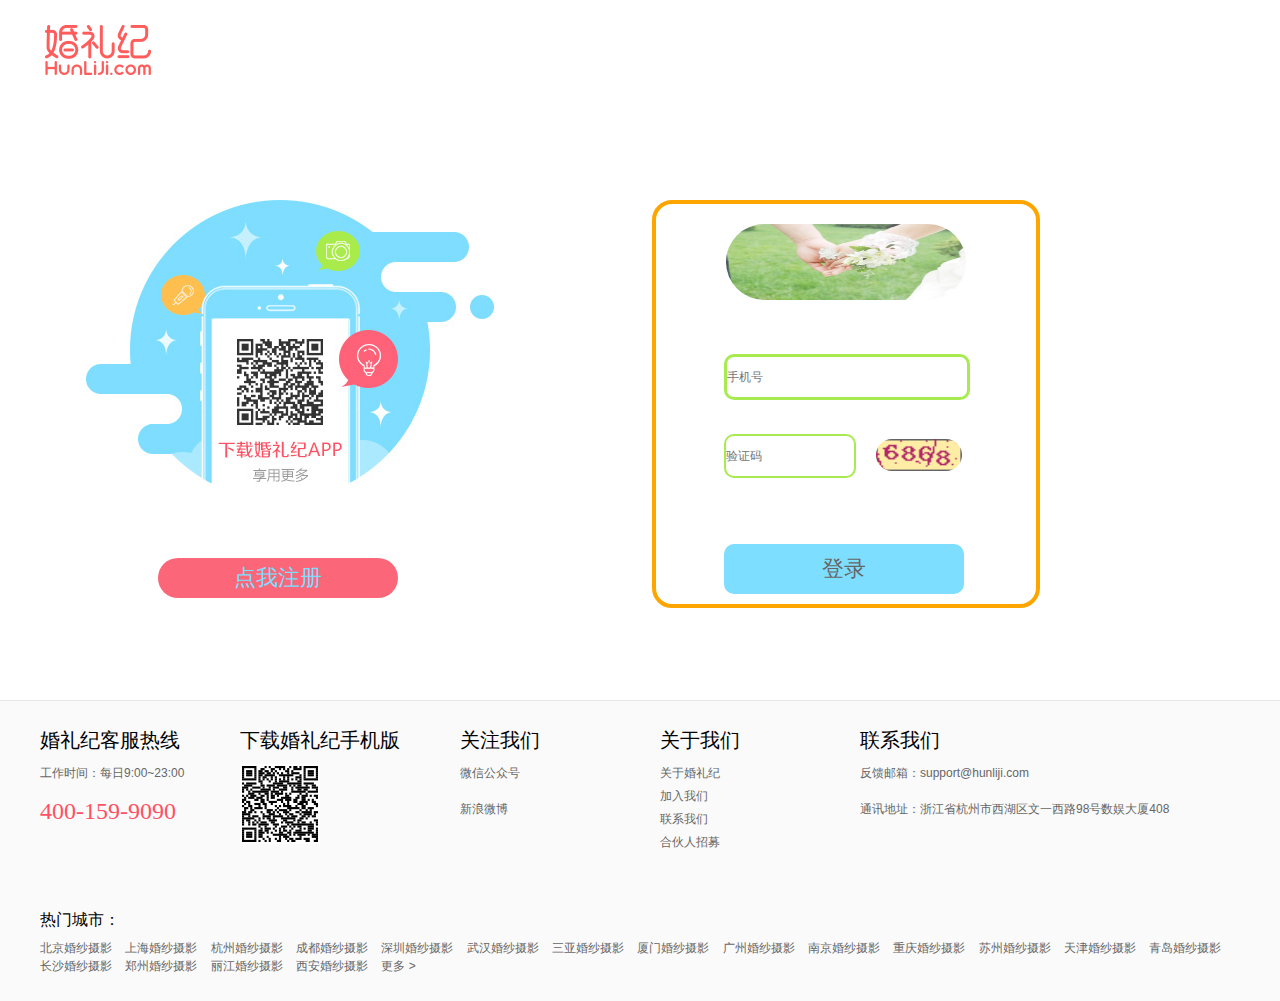
<file: login/login.html>
<!DOCTYPE html>
<html>
<head lang="en">
    <meta charset="UTF-8">
    <title></title>
    <link rel="stylesheet" href="base.css"/>
    <link rel="stylesheet" href="index.css"/>
    <style>

    </style>
    <script>




    </script>
</head>
<body>
    <!--头部-->
    <div class="nav">
        <div class="w">
            <div class="logo">
                <img src="img/o_1arhqdnirhdl1nvtisck51koa7.png" alt=""/>
            </div>
        </div>
    </div>

    <!--中部-->
    <div class="login">
        <div class="w">
            <!--左半部-->
            <div class="leftdown">
                <img src="img/o_1abi34nlkj491upu133a1l86h051a.jpg" alt=""/>
                <a href="../注册/注册.html">点我注册</a>
            </div>

            <!--右半部-->
            <div class="rightdown">

                <ul>
                    <li>
                        <img src="img/058PICb58PICWEY_1024.jpg" alt="" class="t"/>
                    </li>
                    <li>

                        <input type="text" placeholder="手机号" class="sjh"/>


                    </li>

                    <li>
                        <input type="text" placeholder="验证码" class="yzm"/>

                        <img src="img/verify.png" alt="" class="sz"/>


                    </li>


                    <li class="dl">
                        <a href="#">登录</a>
                    </li>
                </ul>
            </div>
        </div>
    </div>

    <!--底部-->
    <div class="foot">
        <div class="w">
             <div class="foot1">
                 <div class="ul1">
                     <h3>婚礼纪客服热线</h3>
                     <ul><li>工作时间：每日9:00~23:00</li><li class="tel">400-159-9090</li></ul>
                 </div>
                 <div class="ul2">
                     <h3>下载婚礼纪手机版</h3>
                     <img src="img/o_19vq1b9ka1u3aan01s4n1v8qpe9k.png" alt=""/>
                 </div>
                 <div class="ul3">
                     <h3>关注我们</h3>
                     <a href="#">微信公众号</a><br><br>
                     <a href="#">新浪微博</a>

                 </div>
                 <div class="ul4">
                     <h3>关于我们</h3>
                     <ul>
                         <li>
                             <a rel="nofollow" href="http://www.hunliji.com/home/about.html" target="_blank">关于婚礼纪</a>
                         </li>
                         <li>
                             <a rel="nofollow" href="http://www.lagou.com/gongsi/542.html" target="_blank">加入我们</a>
                         </li>
                         <li>
                             <a rel="nofollow" href="http://www.hunliji.com/home/contacts.html" target="_blank">联系我们</a>
                         </li>
                         <li>
                             <a rel="nofollow" href="http://www.hunliji.com/p/wedding/Public/web/Partner/partner_surface.html" target="_blank">合伙人招募</a>
                         </li>
                     </ul>
                 </div>
                 <div class="ul5" >

                     <h3>联系我们</h3>
                     <ul>
                         <!--<li>商务、媒体合作QQ：2652330317</<li>-->
                         <li>反馈邮箱：support@hunliji.com</li><br>
                         <li>通讯地址：浙江省杭州市西湖区文一西路98号数娱大厦408</li>
                     </ul>
                 </div>



             </div>

             <div class="foot2">
                <dl>
                    <dt> 热门城市：</dt>
                    <dd>
                        <a href="#">北京婚纱摄影</a>
                        <a href="#">上海婚纱摄影</a>
                        <a href="#">杭州婚纱摄影</a>
                        <a href="#">成都婚纱摄影</a>
                        <a href="#">深圳婚纱摄影</a>
                        <a href="#">武汉婚纱摄影</a>
                        <a href="#">三亚婚纱摄影</a>
                        <a href="#">厦门婚纱摄影</a>
                        <a href="#">广州婚纱摄影</a>
                        <a href="#">南京婚纱摄影</a>
                        <a href="#">重庆婚纱摄影</a>
                        <a href="#">苏州婚纱摄影</a>
                        <a href="#">天津婚纱摄影</a>
                        <a href="#">青岛婚纱摄影</a>
                        <a href="#">长沙婚纱摄影</a>
                        <a href="#">郑州婚纱摄影</a>
                        <a href="#">丽江婚纱摄影</a>
                        <a href="#">西安婚纱摄影</a>
                        <a>更多 ></a>
                    </dd>
                    <!--<dt></dt>--><!-- ▲ -->
                </dl>
             </div>


        </div>
    </div>




</body>

</html>
</file>
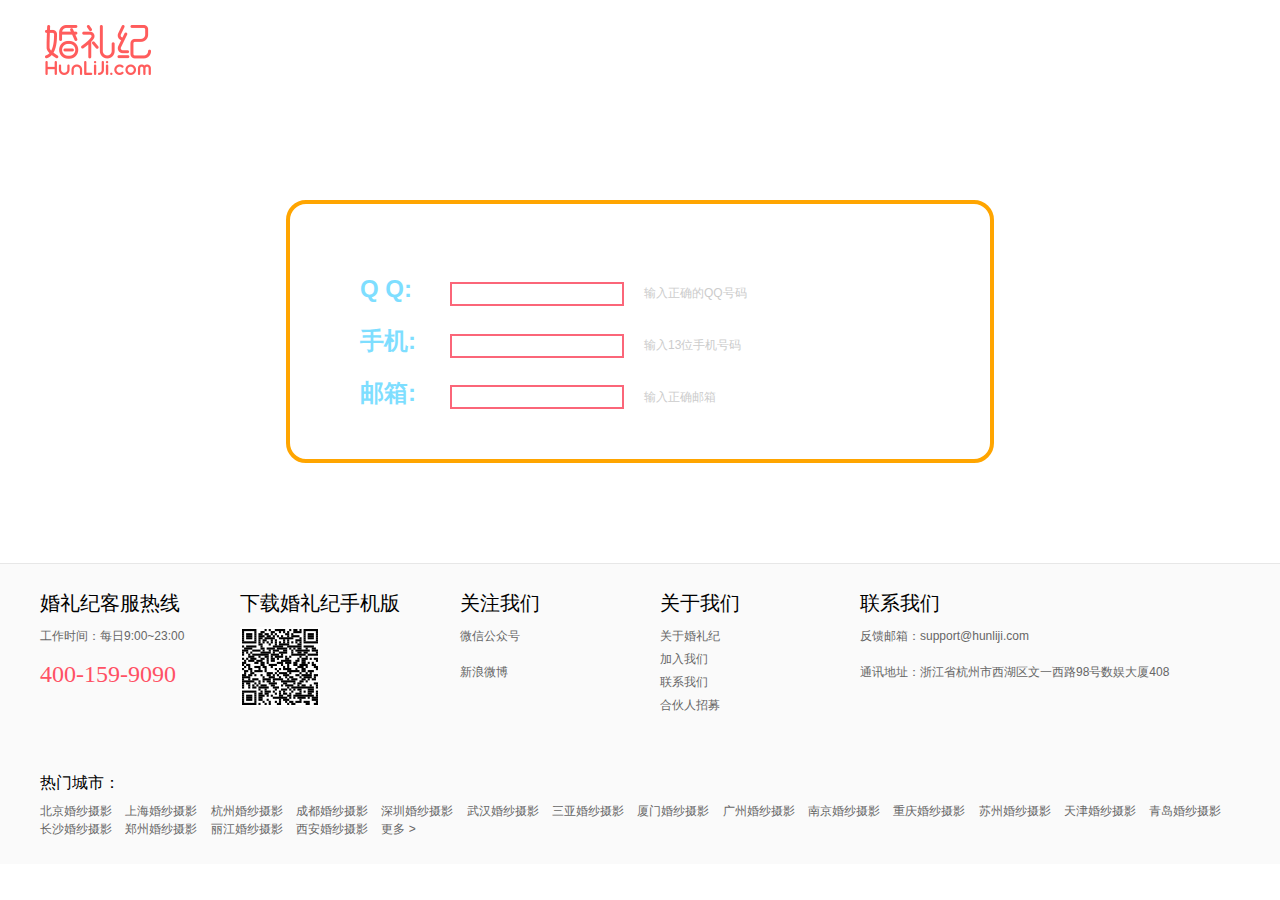
<file: register/注册.html>
<!DOCTYPE html>
<html lang="en">
    <head>
        <meta charset="UTF-8">
        <title>Document</title>
        <link rel="stylesheet" href="base.css"/>
        <link rel="stylesheet" href="zuce.css"/>
        <style>
            .right{
                color: green;
                
            }
            .wrong{
                color: red;
            }
            
            
        </style>

    </head>

    <script>
        window.onload = function () {
            //需求：表单校验;
                    //正则表达式一个都不用我们写了！

            //老三步,按照前两个案例设置;

            var inpArr = document.querySelectorAll("input");
            var password = document.getElementById("password");
            //校验QQ号;
            fn(inpArr[0],/^[1-9][0-9]{4,11}$/);
            //校验手机号;
            fn(inpArr[1],/^((13[0-9])|(15[^4,\D])|(18[0-9]))\d{8}$/);
            //校验邮箱号;
            fn(inpArr[2],/^[\w\-\.]+\@[\w]+\.[\w]{2,4}$/);
            校验座机号;
            fn(inpArr[3],/^0\d{2}-\d{8}$|^0\d{3}-\d{7}$/);
            //校验用户名;
            fn(inpArr[4],/^[\w$-]{3,16}$/);

            //校验密码
            inpArr[5].onblur = function () {
                //bug：不输入内容，不进行判断;
                if(this.value == ""){
                    return;
                }

                //书写正则
                if(/^[\$a-zA-Z0-9_-]{6,18}$/.test(this.value)){
                    //控制后面的span标签，让他显示正确并设置内容;
                    this.nextSibling.innerHTML = "恭喜您，输入正确";
                    this.nextSibling.className = "right";

                    //拓展：密码强度;
                        //从严密到低级来;  因为满足高级的同样也满足低级;
                    if(/^[A-Za-z0-9]+[_$]+[A-Za-z0-9]*$/.test(this.value)){
                        //密码强度最高;
                        password.className = "pwd str4";
                    }else if(/^([a-z].*[0-9])|([A-Z].*[0-9])|([0-9].*[a-zA-Z])$/.test(this.value)){
                        password.className = "pwd str3";
                    }else if(/^([a-z].*[A-Z])|([A-Z].*[a-z])$/.test(this.value)) {
                        password.className = "pwd str2";
                    }else{
                        password.className = "pwd str1";
                    }
                }else{
                    //控制后面的span标签，让他显示错误并设置内容;
                    this.nextSibling.innerHTML = "对不起，格式错误！";
                    this.nextSibling.className = "wrong";
                }
            }





            //代码复用性特别强，所以封装起来;
            function fn(ele,reg){
                ele.onblur = function () {
                    //bug：不输入内容，不进行判断;
                    if(this.value == ""){
                        return;
                    }

                    //书写正则
                    if(reg.test(this.value)){
                        //控制后面的span标签，让他显示正确并设置内容;
                        this.nextSibling.innerHTML = "恭喜您，输入正确";
                        this.nextSibling.className = "right";
                    }else{
                        //控制后面的span标签，让他显示错误并设置内容;
                        this.nextSibling.innerHTML = "对不起，格式错误！";
                        this.nextSibling.className = "wrong";
                    }
                }
            }

        }
    </script>
<body>

    <!--头部-->
    <div class="nav">
        <div class="w">
            <div class="logo">
                <img src="img/o_1arhqdnirhdl1nvtisck51koa7.png" alt=""/>
            </div>
        </div>
    </div>


    <!--中部-->
    <div class="container">
        <label for="inp1">Q Q:</label><input type="text" id="inp1" ><span>输入正确的QQ号码</span><br>
        <label for="inp2">手机:</label><input type="text" id="inp2"><span>输入13位手机号码</span><br>
        <label for="inp3">邮箱:</label><input type="text" id="inp3"><span>输入正确邮箱</span><br>
        <!--<label for="inp4">座机</label><input type="text" id="inp4"><span>输入您的座机</span><br>-->
        <!--<label for="inp5">账号</label><input type="text" id="inp5"><span>亲输入您的账号</span><br>-->
        <!--<label for="inp6">密码</label><input type="text" id="inp6"><span>请输入您的密码</span><br>-->

        <!--<div id="password" class="pwd"></div>-->
    </div>





<!--尾部-->

    <div class="foot">
        <div class="w">
            <div class="foot1">
                <div class="ul1">
                    <h3>婚礼纪客服热线</h3>
                    <ul>
                        <li>工作时间：每日9:00~23:00</li>
                        <li class="tel">400-159-9090</li>
                    </ul>
                </div>
                <div class="ul2">
                    <h3>下载婚礼纪手机版</h3>
                    <img src="img/o_19vq1b9ka1u3aan01s4n1v8qpe9k.png" alt=""/>
                </div>
                <div class="ul3">
                    <h3>关注我们</h3>
                    <a href="#">微信公众号</a><br><br>
                    <a href="#">新浪微博</a>

                </div>
                <div class="ul4">
                    <h3>关于我们</h3>
                    <ul>
                        <li>
                            <a rel="nofollow" href="http://www.hunliji.com/home/about.html" target="_blank">关于婚礼纪</a>
                        </li>
                        <li>
                            <a rel="nofollow" href="http://www.lagou.com/gongsi/542.html" target="_blank">加入我们</a>
                        </li>
                        <li>
                            <a rel="nofollow" href="http://www.hunliji.com/home/contacts.html" target="_blank">联系我们</a>
                        </li>
                        <li>
                            <a rel="nofollow" href="http://www.hunliji.com/p/wedding/Public/web/Partner/partner_surface.html" target="_blank">合伙人招募</a>
                        </li>
                    </ul>
                </div>
                <div class="ul5" >

                    <h3>联系我们</h3>
                    <ul>
                        <!--<li>商务、媒体合作QQ：2652330317</<li>-->
                        <li>反馈邮箱：support@hunliji.com</li><br>
                        <li>通讯地址：浙江省杭州市西湖区文一西路98号数娱大厦408</li>
                    </ul>
                </div>



            </div>

            <div class="foot2">
                <dl>
                    <dt> 热门城市：</dt>
                    <dd>
                        <a href="#">北京婚纱摄影</a>
                        <a href="#">上海婚纱摄影</a>
                        <a href="#">杭州婚纱摄影</a>
                        <a href="#">成都婚纱摄影</a>
                        <a href="#">深圳婚纱摄影</a>
                        <a href="#">武汉婚纱摄影</a>
                        <a href="#">三亚婚纱摄影</a>
                        <a href="#">厦门婚纱摄影</a>
                        <a href="#">广州婚纱摄影</a>
                        <a href="#">南京婚纱摄影</a>
                        <a href="#">重庆婚纱摄影</a>
                        <a href="#">苏州婚纱摄影</a>
                        <a href="#">天津婚纱摄影</a>
                        <a href="#">青岛婚纱摄影</a>
                        <a href="#">长沙婚纱摄影</a>
                        <a href="#">郑州婚纱摄影</a>
                        <a href="#">丽江婚纱摄影</a>
                        <a href="#">西安婚纱摄影</a>
                        <a>更多 ></a>
                    </dd>
                    <!--<dt></dt>--><!-- ▲ -->
                </dl>
            </div>


        </div>
    </div>

</body>
</html>
</file>
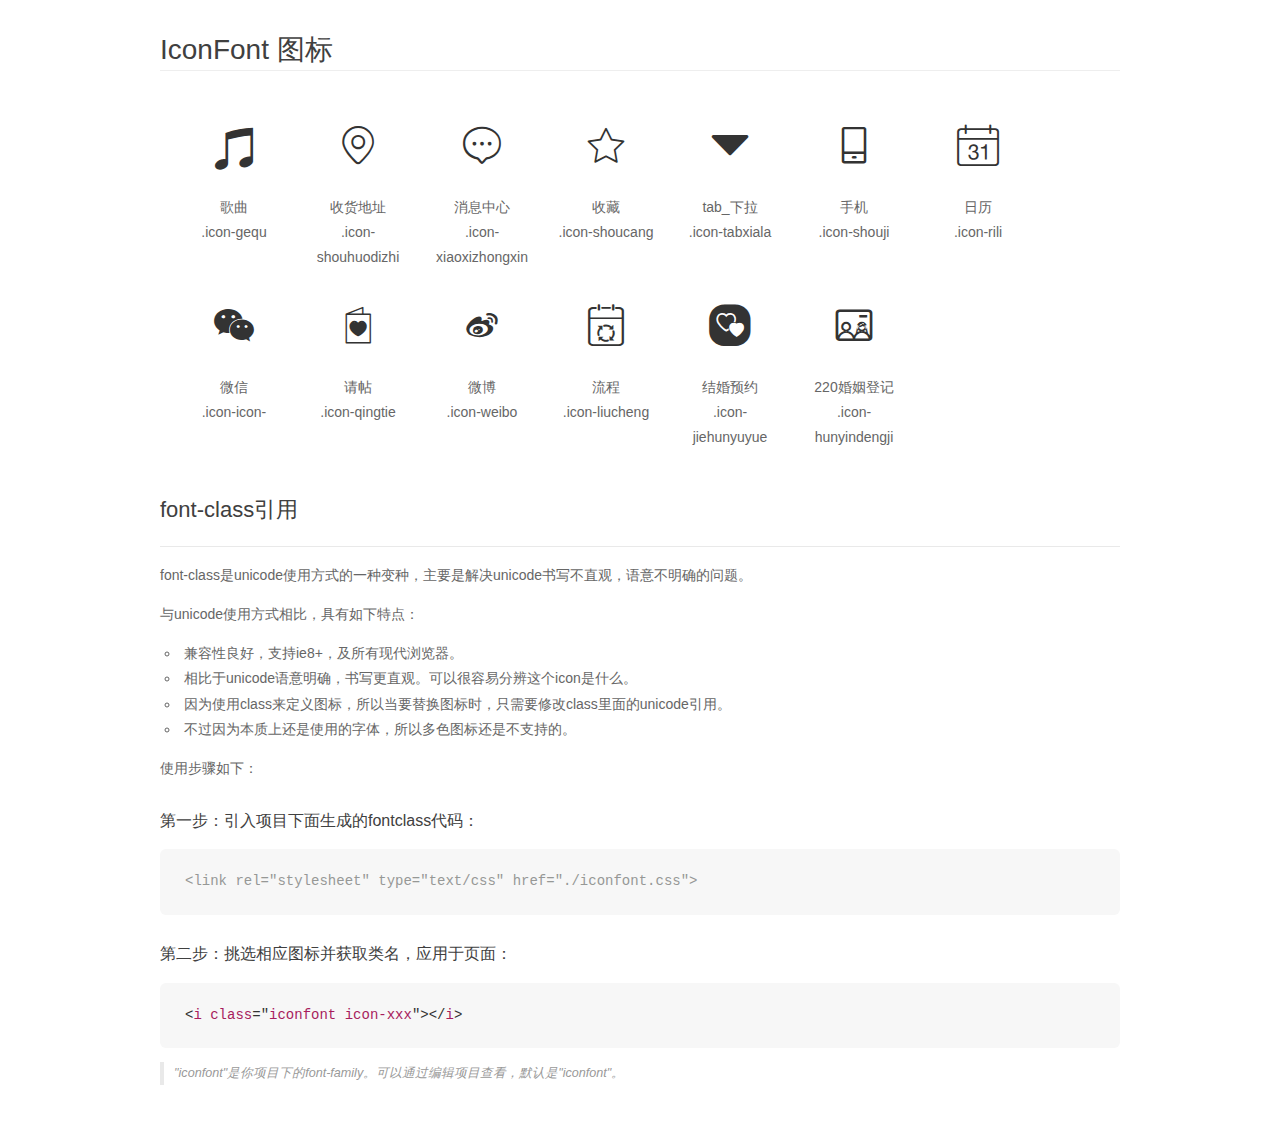
<file: index/font_lhtvh4aorb7nl8fr/demo_fontclass.html>
<!DOCTYPE html>
<html>
<head>
    <meta charset="utf-8"/>
    <title>IconFont</title>
    <link rel="stylesheet" href="demo.css">
    <link rel="stylesheet" href="iconfont.css">
</head>
<body>
    <div class="main markdown">
        <h1>IconFont 图标</h1>
        <ul class="icon_lists clear">
            
                <li>
                <i class="icon iconfont icon-gequ"></i>
                    <div class="name">歌曲</div>
                    <div class="fontclass">.icon-gequ</div>
                </li>
            
                <li>
                <i class="icon iconfont icon-shouhuodizhi"></i>
                    <div class="name">收货地址</div>
                    <div class="fontclass">.icon-shouhuodizhi</div>
                </li>
            
                <li>
                <i class="icon iconfont icon-xiaoxizhongxin"></i>
                    <div class="name">消息中心</div>
                    <div class="fontclass">.icon-xiaoxizhongxin</div>
                </li>
            
                <li>
                <i class="icon iconfont icon-shoucang"></i>
                    <div class="name">收藏</div>
                    <div class="fontclass">.icon-shoucang</div>
                </li>
            
                <li>
                <i class="icon iconfont icon-tabxiala"></i>
                    <div class="name">tab_下拉</div>
                    <div class="fontclass">.icon-tabxiala</div>
                </li>
            
                <li>
                <i class="icon iconfont icon-shouji"></i>
                    <div class="name">手机</div>
                    <div class="fontclass">.icon-shouji</div>
                </li>
            
                <li>
                <i class="icon iconfont icon-rili"></i>
                    <div class="name">日历</div>
                    <div class="fontclass">.icon-rili</div>
                </li>
            
                <li>
                <i class="icon iconfont icon-icon-"></i>
                    <div class="name">微信</div>
                    <div class="fontclass">.icon-icon-</div>
                </li>
            
                <li>
                <i class="icon iconfont icon-qingtie"></i>
                    <div class="name">请帖</div>
                    <div class="fontclass">.icon-qingtie</div>
                </li>
            
                <li>
                <i class="icon iconfont icon-weibo"></i>
                    <div class="name">微博</div>
                    <div class="fontclass">.icon-weibo</div>
                </li>
            
                <li>
                <i class="icon iconfont icon-liucheng"></i>
                    <div class="name">流程</div>
                    <div class="fontclass">.icon-liucheng</div>
                </li>
            
                <li>
                <i class="icon iconfont icon-jiehunyuyue"></i>
                    <div class="name">结婚预约</div>
                    <div class="fontclass">.icon-jiehunyuyue</div>
                </li>
            
                <li>
                <i class="icon iconfont icon-hunyindengji"></i>
                    <div class="name">220婚姻登记</div>
                    <div class="fontclass">.icon-hunyindengji</div>
                </li>
            
        </ul>

        <h2 id="font-class-">font-class引用</h2>
        <hr>

        <p>font-class是unicode使用方式的一种变种，主要是解决unicode书写不直观，语意不明确的问题。</p>
        <p>与unicode使用方式相比，具有如下特点：</p>
        <ul>
        <li>兼容性良好，支持ie8+，及所有现代浏览器。</li>
        <li>相比于unicode语意明确，书写更直观。可以很容易分辨这个icon是什么。</li>
        <li>因为使用class来定义图标，所以当要替换图标时，只需要修改class里面的unicode引用。</li>
        <li>不过因为本质上还是使用的字体，所以多色图标还是不支持的。</li>
        </ul>
        <p>使用步骤如下：</p>
        <h3 id="-fontclass-">第一步：引入项目下面生成的fontclass代码：</h3>


        <pre><code class="lang-js hljs javascript"><span class="hljs-comment">&lt;link rel="stylesheet" type="text/css" href="./iconfont.css"&gt;</span></code></pre>
        <h3 id="-">第二步：挑选相应图标并获取类名，应用于页面：</h3>
        <pre><code class="lang-css hljs">&lt;<span class="hljs-selector-tag">i</span> <span class="hljs-selector-tag">class</span>="<span class="hljs-selector-tag">iconfont</span> <span class="hljs-selector-tag">icon-xxx</span>"&gt;&lt;/<span class="hljs-selector-tag">i</span>&gt;</code></pre>
        <blockquote>
        <p>"iconfont"是你项目下的font-family。可以通过编辑项目查看，默认是"iconfont"。</p>
        </blockquote>
    </div>
</body>
</html>
</file>
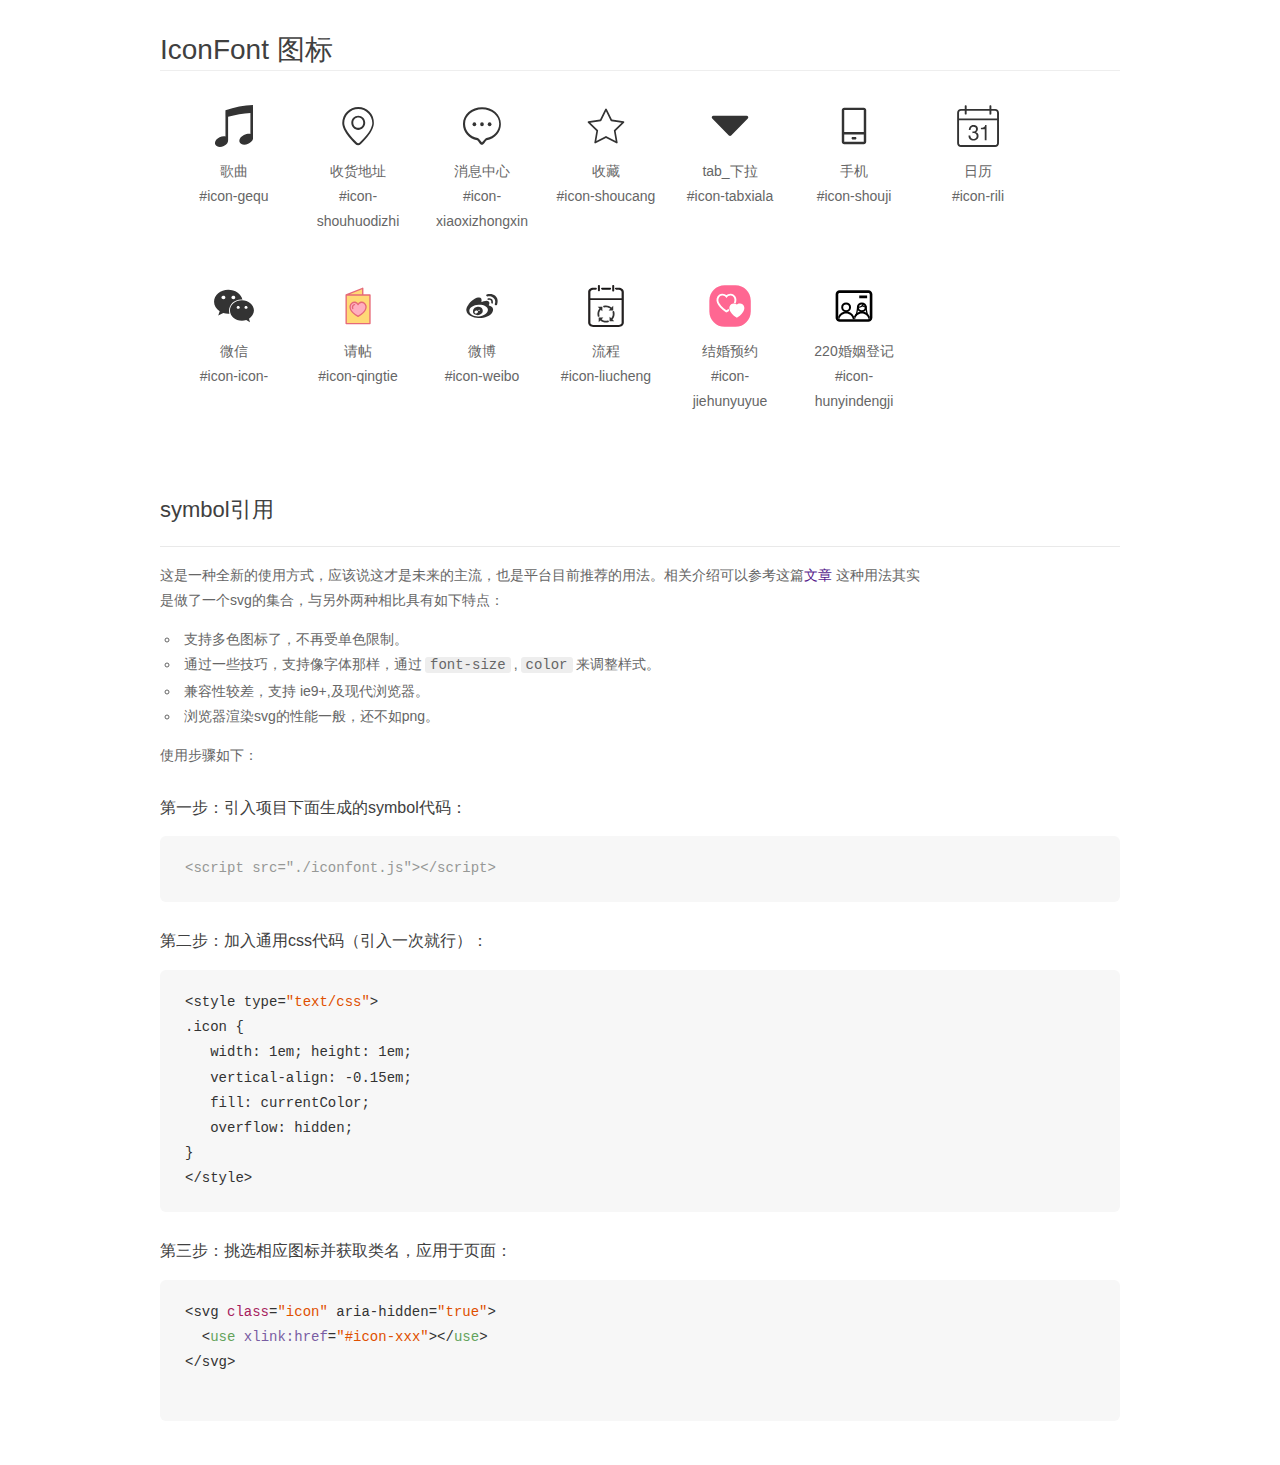
<file: index/font_lhtvh4aorb7nl8fr/demo_symbol.html>
<!DOCTYPE html>
<html>
<head>
    <meta charset="utf-8"/>
    <title>IconFont</title>
    <link rel="stylesheet" href="demo.css">
    <script src="iconfont.js"></script>

    <style type="text/css">
        .icon {
          /* 通过设置 font-size 来改变图标大小 */
          width: 1em; height: 1em;
          /* 图标和文字相邻时，垂直对齐 */
          vertical-align: -0.15em;
          /* 通过设置 color 来改变 SVG 的颜色/fill */
          fill: currentColor;
          /* path 和 stroke 溢出 viewBox 部分在 IE 下会显示
             normalize.css 中也包含这行 */
          overflow: hidden;
        }

    </style>
</head>
<body>
    <div class="main markdown">
        <h1>IconFont 图标</h1>
        <ul class="icon_lists clear">
            
                <li>
                    <svg class="icon" aria-hidden="true">
                        <use xlink:href="#icon-gequ"></use>
                    </svg>
                    <div class="name">歌曲</div>
                    <div class="fontclass">#icon-gequ</div>
                </li>
            
                <li>
                    <svg class="icon" aria-hidden="true">
                        <use xlink:href="#icon-shouhuodizhi"></use>
                    </svg>
                    <div class="name">收货地址</div>
                    <div class="fontclass">#icon-shouhuodizhi</div>
                </li>
            
                <li>
                    <svg class="icon" aria-hidden="true">
                        <use xlink:href="#icon-xiaoxizhongxin"></use>
                    </svg>
                    <div class="name">消息中心</div>
                    <div class="fontclass">#icon-xiaoxizhongxin</div>
                </li>
            
                <li>
                    <svg class="icon" aria-hidden="true">
                        <use xlink:href="#icon-shoucang"></use>
                    </svg>
                    <div class="name">收藏</div>
                    <div class="fontclass">#icon-shoucang</div>
                </li>
            
                <li>
                    <svg class="icon" aria-hidden="true">
                        <use xlink:href="#icon-tabxiala"></use>
                    </svg>
                    <div class="name">tab_下拉</div>
                    <div class="fontclass">#icon-tabxiala</div>
                </li>
            
                <li>
                    <svg class="icon" aria-hidden="true">
                        <use xlink:href="#icon-shouji"></use>
                    </svg>
                    <div class="name">手机</div>
                    <div class="fontclass">#icon-shouji</div>
                </li>
            
                <li>
                    <svg class="icon" aria-hidden="true">
                        <use xlink:href="#icon-rili"></use>
                    </svg>
                    <div class="name">日历</div>
                    <div class="fontclass">#icon-rili</div>
                </li>
            
                <li>
                    <svg class="icon" aria-hidden="true">
                        <use xlink:href="#icon-icon-"></use>
                    </svg>
                    <div class="name">微信</div>
                    <div class="fontclass">#icon-icon-</div>
                </li>
            
                <li>
                    <svg class="icon" aria-hidden="true">
                        <use xlink:href="#icon-qingtie"></use>
                    </svg>
                    <div class="name">请帖</div>
                    <div class="fontclass">#icon-qingtie</div>
                </li>
            
                <li>
                    <svg class="icon" aria-hidden="true">
                        <use xlink:href="#icon-weibo"></use>
                    </svg>
                    <div class="name">微博</div>
                    <div class="fontclass">#icon-weibo</div>
                </li>
            
                <li>
                    <svg class="icon" aria-hidden="true">
                        <use xlink:href="#icon-liucheng"></use>
                    </svg>
                    <div class="name">流程</div>
                    <div class="fontclass">#icon-liucheng</div>
                </li>
            
                <li>
                    <svg class="icon" aria-hidden="true">
                        <use xlink:href="#icon-jiehunyuyue"></use>
                    </svg>
                    <div class="name">结婚预约</div>
                    <div class="fontclass">#icon-jiehunyuyue</div>
                </li>
            
                <li>
                    <svg class="icon" aria-hidden="true">
                        <use xlink:href="#icon-hunyindengji"></use>
                    </svg>
                    <div class="name">220婚姻登记</div>
                    <div class="fontclass">#icon-hunyindengji</div>
                </li>
            
        </ul>


        <h2 id="symbol-">symbol引用</h2>
        <hr>

        <p>这是一种全新的使用方式，应该说这才是未来的主流，也是平台目前推荐的用法。相关介绍可以参考这篇<a href="">文章</a>
        这种用法其实是做了一个svg的集合，与另外两种相比具有如下特点：</p>
        <ul>
          <li>支持多色图标了，不再受单色限制。</li>
          <li>通过一些技巧，支持像字体那样，通过<code>font-size</code>,<code>color</code>来调整样式。</li>
          <li>兼容性较差，支持 ie9+,及现代浏览器。</li>
          <li>浏览器渲染svg的性能一般，还不如png。</li>
        </ul>
        <p>使用步骤如下：</p>
        <h3 id="-symbol-">第一步：引入项目下面生成的symbol代码：</h3>
        <pre><code class="lang-js hljs javascript"><span class="hljs-comment">&lt;script src="./iconfont.js"&gt;&lt;/script&gt;</span></code></pre>
        <h3 id="-css-">第二步：加入通用css代码（引入一次就行）：</h3>
        <pre><code class="lang-js hljs javascript">&lt;style type=<span class="hljs-string">"text/css"</span>&gt;
.icon {
   width: <span class="hljs-number">1</span>em; height: <span class="hljs-number">1</span>em;
   vertical-align: <span class="hljs-number">-0.15</span>em;
   fill: currentColor;
   overflow: hidden;
}
&lt;<span class="hljs-regexp">/style&gt;</span></code></pre>
        <h3 id="-">第三步：挑选相应图标并获取类名，应用于页面：</h3>
        <pre><code class="lang-js hljs javascript">&lt;svg <span class="hljs-class"><span class="hljs-keyword">class</span></span>=<span class="hljs-string">"icon"</span> aria-hidden=<span class="hljs-string">"true"</span>&gt;<span class="xml"><span class="hljs-tag">
  &lt;<span class="hljs-name">use</span> <span class="hljs-attr">xlink:href</span>=<span class="hljs-string">"#icon-xxx"</span>&gt;</span><span class="hljs-tag">&lt;/<span class="hljs-name">use</span>&gt;</span>
</span>&lt;<span class="hljs-regexp">/svg&gt;
        </span></code></pre>
    </div>
</body>
</html>
</file>
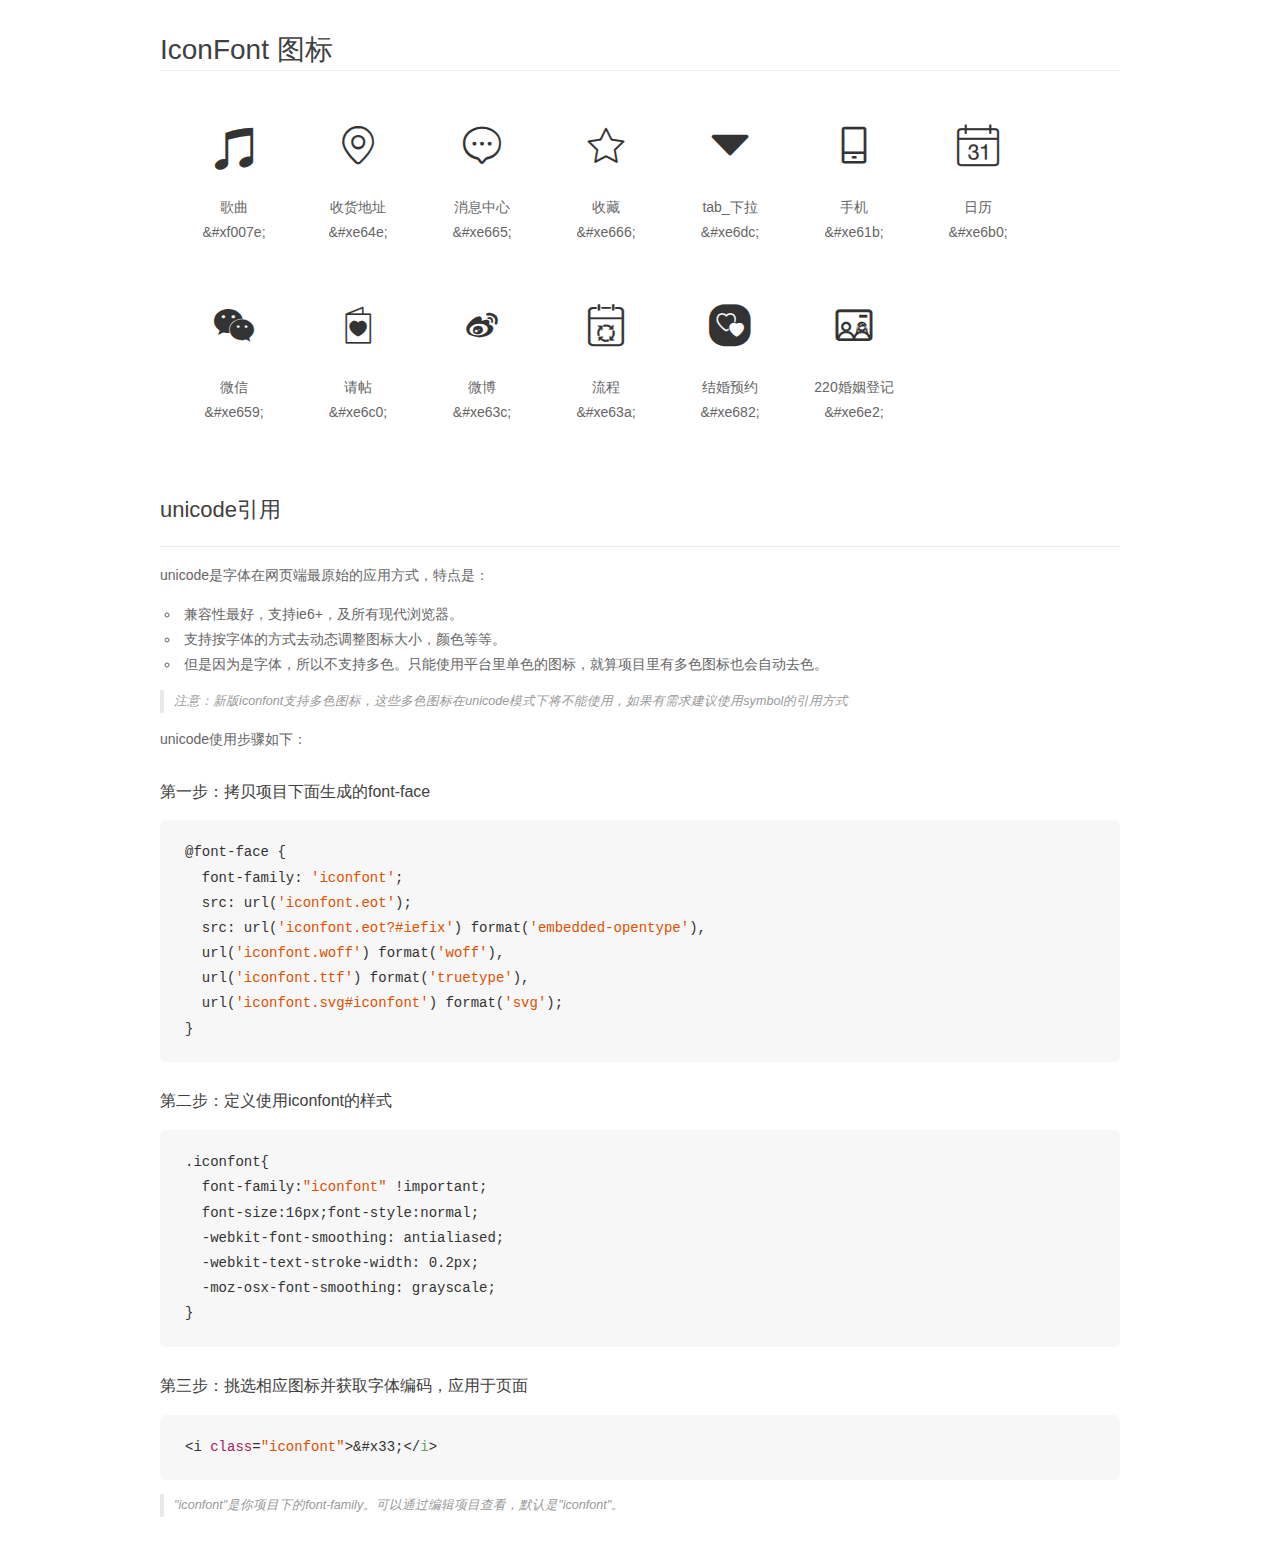
<file: index/font_lhtvh4aorb7nl8fr/demo_unicode.html>
<!DOCTYPE html>
<html>
<head>
    <meta charset="utf-8"/>
    <title>IconFont</title>
    <link rel="stylesheet" href="demo.css">

    <style type="text/css">

        @font-face {font-family: "iconfont";
          src: url('iconfont.eot'); /* IE9*/
          src: url('iconfont.eot#iefix') format('embedded-opentype'), /* IE6-IE8 */
          url('iconfont.woff') format('woff'), /* chrome, firefox */
          url('iconfont.ttf') format('truetype'), /* chrome, firefox, opera, Safari, Android, iOS 4.2+*/
          url('iconfont.svg#iconfont') format('svg'); /* iOS 4.1- */
        }

        .iconfont {
          font-family:"iconfont" !important;
          font-size:16px;
          font-style:normal;
          -webkit-font-smoothing: antialiased;
          -webkit-text-stroke-width: 0.2px;
          -moz-osx-font-smoothing: grayscale;
        }

    </style>
</head>
<body>
    <div class="main markdown">
        <h1>IconFont 图标</h1>
        <ul class="icon_lists clear">
            
                <li>
                <i class="icon iconfont">&#xf007e;</i>
                    <div class="name">歌曲</div>
                    <div class="code">&amp;#xf007e;</div>
                </li>
            
                <li>
                <i class="icon iconfont">&#xe64e;</i>
                    <div class="name">收货地址</div>
                    <div class="code">&amp;#xe64e;</div>
                </li>
            
                <li>
                <i class="icon iconfont">&#xe665;</i>
                    <div class="name">消息中心</div>
                    <div class="code">&amp;#xe665;</div>
                </li>
            
                <li>
                <i class="icon iconfont">&#xe666;</i>
                    <div class="name">收藏</div>
                    <div class="code">&amp;#xe666;</div>
                </li>
            
                <li>
                <i class="icon iconfont">&#xe6dc;</i>
                    <div class="name">tab_下拉</div>
                    <div class="code">&amp;#xe6dc;</div>
                </li>
            
                <li>
                <i class="icon iconfont">&#xe61b;</i>
                    <div class="name">手机</div>
                    <div class="code">&amp;#xe61b;</div>
                </li>
            
                <li>
                <i class="icon iconfont">&#xe6b0;</i>
                    <div class="name">日历</div>
                    <div class="code">&amp;#xe6b0;</div>
                </li>
            
                <li>
                <i class="icon iconfont">&#xe659;</i>
                    <div class="name">微信</div>
                    <div class="code">&amp;#xe659;</div>
                </li>
            
                <li>
                <i class="icon iconfont">&#xe6c0;</i>
                    <div class="name">请帖</div>
                    <div class="code">&amp;#xe6c0;</div>
                </li>
            
                <li>
                <i class="icon iconfont">&#xe63c;</i>
                    <div class="name">微博</div>
                    <div class="code">&amp;#xe63c;</div>
                </li>
            
                <li>
                <i class="icon iconfont">&#xe63a;</i>
                    <div class="name">流程</div>
                    <div class="code">&amp;#xe63a;</div>
                </li>
            
                <li>
                <i class="icon iconfont">&#xe682;</i>
                    <div class="name">结婚预约</div>
                    <div class="code">&amp;#xe682;</div>
                </li>
            
                <li>
                <i class="icon iconfont">&#xe6e2;</i>
                    <div class="name">220婚姻登记</div>
                    <div class="code">&amp;#xe6e2;</div>
                </li>
            
        </ul>
        <h2 id="unicode-">unicode引用</h2>
        <hr>

        <p>unicode是字体在网页端最原始的应用方式，特点是：</p>
        <ul>
        <li>兼容性最好，支持ie6+，及所有现代浏览器。</li>
        <li>支持按字体的方式去动态调整图标大小，颜色等等。</li>
        <li>但是因为是字体，所以不支持多色。只能使用平台里单色的图标，就算项目里有多色图标也会自动去色。</li>
        </ul>
        <blockquote>
        <p>注意：新版iconfont支持多色图标，这些多色图标在unicode模式下将不能使用，如果有需求建议使用symbol的引用方式</p>
        </blockquote>
        <p>unicode使用步骤如下：</p>
        <h3 id="-font-face">第一步：拷贝项目下面生成的font-face</h3>
        <pre><code class="lang-js hljs javascript">@font-face {
  font-family: <span class="hljs-string">'iconfont'</span>;
  src: url(<span class="hljs-string">'iconfont.eot'</span>);
  src: url(<span class="hljs-string">'iconfont.eot?#iefix'</span>) format(<span class="hljs-string">'embedded-opentype'</span>),
  url(<span class="hljs-string">'iconfont.woff'</span>) format(<span class="hljs-string">'woff'</span>),
  url(<span class="hljs-string">'iconfont.ttf'</span>) format(<span class="hljs-string">'truetype'</span>),
  url(<span class="hljs-string">'iconfont.svg#iconfont'</span>) format(<span class="hljs-string">'svg'</span>);
}
</code></pre>
        <h3 id="-iconfont-">第二步：定义使用iconfont的样式</h3>
        <pre><code class="lang-js hljs javascript">.iconfont{
  font-family:<span class="hljs-string">"iconfont"</span> !important;
  font-size:<span class="hljs-number">16</span>px;font-style:normal;
  -webkit-font-smoothing: antialiased;
  -webkit-text-stroke-width: <span class="hljs-number">0.2</span>px;
  -moz-osx-font-smoothing: grayscale;
}
</code></pre>
        <h3 id="-">第三步：挑选相应图标并获取字体编码，应用于页面</h3>
        <pre><code class="lang-js hljs javascript">&lt;i <span class="hljs-class"><span class="hljs-keyword">class</span></span>=<span class="hljs-string">"iconfont"</span>&gt;&amp;#x33;<span class="xml"><span class="hljs-tag">&lt;/<span class="hljs-name">i</span>&gt;</span></span></code></pre>

        <blockquote>
        <p>"iconfont"是你项目下的font-family。可以通过编辑项目查看，默认是"iconfont"。</p>
        </blockquote>
    </div>


</body>
</html>
</file>
<file: index/css/csh.css>
p,ul,li,ol,dl,dt,dd,body,h1,h2,h3,h4,h5,h6{
	margin: 0;
	padding: 0;
	list-style: none;
	font-size: 12px;
	color: #000;
	font-family: "宋体";
}
a,i,em{
	text-decoration: none;
	font-style: normal;
	color: #000;
}
/*a:hover{*/
	/*/!*color: red;*!/*/
/*}*/
img,input{
	margin: 0;
	padding: 0;
	border:0 none;
	outline-style: none;
	vertical-align: middle;
}
.clearfix:after{
	content: "";
	height: 0;
	line-height: 0;
	clear:both;
	display: block;
	visibility: hidden;
}
.clearfix{
	zoom: 1;
}
.w{
	width: 1200px;
	margin: 0 auto;

}
/*body{*/
	/*overflow-x: hidden;*/
/*}*/
</file>
<file: index/css/head.css>
#I-top{
    width: 100%;
    height: 60px;
    background: url("../images/ad-top.jpg") center;
    position: relative;
    cursor: pointer;
}
#I-top i{
    position: absolute;
    top: 10px;
    right: 10px;
    width: 15px;
    height: 15px;
    border-radius: 50%;
    background: url("../images/delete.png") center;
    background-color: #fff;
    cursor: pointer;
}
#I-top_nav{
    width: 100%;
    height: 34px;
    background-color: #ccc;
    border-bottom: 1px solid #666;
}
#I-top_nav .w .left{
    width: 90px;
    height: 34px;
    float: left;
}
#I-top_nav .w .center{
    width: 90px;
    height: 34px;
    float: left;
}
#box{
    margin-left: 30px;
    width: 400px;
    height: 34px;
    float: left;
    color: red;
    font: 700 20px/34px simsun;
}
#I-top_nav .w .right{
    width: 424px;
    height: 34px;
    line-height: 34px;
    float: right;
}
#I-top_nav .left .map span{
    display: inline-block;
    margin-top: 10px;
    margin-left: -3px;
}
#toggle1{
    float: right;
    margin-right: 14px;
}
.toggle1{
    position: relative;
    height: 24px;
    float:right;
    margin-top: 10px;
    margin-right: 10px;
}
.h-map{
    position: absolute;
    top: 25px;
    left: -40px;
    width: 350px;
    height: 300px;
    background: skyblue;
    display: none;
    z-index: 2;
}
#I-top_nav .center .fon {
    width: 54px;
    height: 14px;
    margin: 10px 18px;
}
#I-top_nav .center .fon .sj{
    position: relative;
    width: 36px;
    height: 24px;
    float: right;
}
.ewm{
    width: 176px;
    height: 176px;
    background: #fff;
    position: absolute;
    top: 25px;
    left: -20px;
    display: none;
}
.sjb{
    position: absolute;
    top: 10px;
    left: 22px;
    width: 130px;
    height: 130px;
    background: url("../images/erweima.png");
}
.ewm span{
    display: block;
    width: 98px;
    height: 16px;
    font: 700 16px/16px simun;
    margin-top: 150px;
    margin-left: 35px;
}
#I-top_nav .right li{
    float: left;
    margin-left: 30px;
    position: relative;
}
#I-top_nav .right  i{
    position: absolute;
    right: -30px;
    top: 10px;
    display: inline-block;
    width: 27px;
    height: 14px;
    margin-left: 2px;
    background: url("../images/hot.jpg");
}
#I-top_nav .right .tow {
    margin-right: 30px;
}
#Search{
    width: 100%;
    height: 114px;
    background-color: #fff;
}
.I-logo{
    height: 114px;
}
.I-logo .logo{
    width: 208px;
    height: 114px;
    float: left;
    background: url("../images/logo.png") no-repeat center;
}
.I-logo .seach{
    width: 550px;
    height: 64px;
    float: left;
    margin-left: 102px;
    margin-top: 30px;
}
.I-logo .seach .inp {
    width: 548px;
    height: 38px;
    border: 1px solid #F83244;
    border-radius: 5px;
    margin-bottom: 8px;
}
.inp .input{
    width: 463px;
    height: 37px;
    float: left;
}
.inp .btn{
    width: 85px;
    height: 38px;
    background: #F83244;
}
.I-logo .seach li{
    float: left;
    margin-right: 8px;
}
.I-logo .tell{
    width: 145px;
    height: 50px;
    margin-top: 30px;
    float: right;
}
.I-logo .tell p{
    float: right;
    font: 700 14px/30px simun ;
    color: #333333;
}
.I-logo .tell h1{
    float: right;
    font: 700 20px/20px simun ;
    color: #F83244;
}
.Nav{
    height: 44px;
    background-color: #F83244;
}
.Nav .w li{
    float: left;
    padding: 0 30px;
    font: 16px/44px simun;
    color: #fff;
    cursor: pointer;
}
.current{
    background:rgba(255,255,255,.6);
}

.fixed {
    position: fixed;
    top: 0;
    background-color: #fff;
    /*left: 75px;*/
    z-index: 4;
}
</file>
<file: index/css/index.css>
.Lb{
    height: 560px;
    /*background: red;*/
    margin-bottom: 20px;
}
.Lb .S-nav{
    width: 205px;
    height: 558px;
    color: #fff;
    font-size: 16px;
    float: left;
    background: #fff3f4;
    border: 1px solid #e8e8e8;
    border-top: 0;
    border-right: 0;
    position: relative;
}
.Lb .S-nav .dl{
    height: 62px;
    text-align: center;
    font: 700 16px/62px simun;
    cursor: pointer;
    color: #666;
}
.Lb .S-nav .kb{
    position: absolute;
    left: 205px;
    top: 0;
    width: 135px;
    height: 558px;
    background: #ebbad4;
    display: none;
    z-index: 1;
}
.Lb .S-nav .bg{
    background-color: #fff;
}

#lbt{
    width: 768px;
    height: 330px;
    margin: 10px;
    border: 1px solid #ccc;
    overflow: hidden;
    position: relative;
    float: left;
}
#ul{
    width: 5000px;
    position: absolute;
}
#ul li{
    float: left;
}
#ol{
    position: absolute;
    left:50%;
    transform:translateX(-50%);
    bottom:10px;
}
#ol li{
    width: 20px;
    height: 20px;
    float: left;
    margin-left: 10px;
    border-radius: 50%;
    background: #fff;
    text-align: center;
    font: 16px/20px simsun;
    border: 1px solid #ccc;
    cursor: pointer;
}
#ol .current{
    background: orange;
    color:#fff;
}
#arr{
    display: none;
}
#arr span{
    position: absolute;
    top: 50%;
    transform: translateY(-50%);
    display: block;
    width: 60px;
    height: 50px;
    background: rgba(0,0,0,.5);
    font: 700 50px/50px simsun;
    text-align: center;
    cursor: pointer;
}
#arr #right{
    right: 0;
}

.adC{
    height: 205px;
    width: 768px;
    border: 1px solid #cccccc;
    float: left;
    margin: 0 10px;
    background:blue;
    font: 700 50px/205px simsun;
    text-align: center;
}
.L-top{
    width: 198px;
    height: 220px;
    border: 1px solid #ccc;
    float: right;
    margin-top: 10px;
    border-top: 0px;
    border-right: 0px;

}
.L-top li{
    position: relative;
    width: 98px;
    height: 73px;
    border-top: 1px solid #ccc;
    border-right: 1px solid #ccc;
    float: left;
    cursor: pointer;
}
.L-top li i{
    width: 98px;
    height: 73px;
    display: block;
    font: 700 60px/73px '微软雅黑';
    text-align: center;
}
.L-top li span{
    position: absolute;
    top: 0;
    display: none;
    width: 98px;
    height: 73px;
    background-color: yellow;
    text-align: center;
    font: 20px/73px simsun;
}
.L-top li s{
    position: absolute;
    top: 0;
    display: none;
    width: 98px;
    height: 73px;
    background-color: red;
    text-align: center;
    font: 20px/73px '微软雅黑';
    text-decoration: none;
}
.L-bot{
    position: relative;
    width: 198px;
    height: 204px;
    border: 1px solid #ccc;
    float: right;
    margin-top: 12px;
}
.Img{
    width: 198px;
    height: 204px;
    background: url("../images/dog.jpg") center;
    background-size: contain;
}
.L-bot .Hf{
    position: absolute;
    top: 0;
    width: 198px;
    height: 204px;
    display: none;
    /*background: rgba(255,255,255,.6);*/
    background-color: black;
}




/*心*/
.heart3d{
    position:absolute;
    left:0;
    top:0;
    right:0;
    bottom:0;
    margin:auto;
    width:100px;
    height:160px;
    transform-style:preserve-3d;
    animation:rot 10s linear infinite;/*css3自定义动画:名称  时间 匀速  无限重复*/
}
@keyframes rot{
    to{
        transform:rotateX(360deg) rotateY(360deg);
    }
}
.heart{
    position:absolute;
    left:0;
    top:0;
    width:100px;
    height:160px;
    border:1px solid red;
    border-left:0;
    border-bottom:0;
    border-radius:50% 50% 0/40% 50% 0;
}
.cube{
    position:relative;
    width:50px;
    height:50px;
    transform-style:preserve-3d;
    transform:translateX(25px) translateY(54px) translateZ(25px);
}
.cube div{
    position:absolute;
    width:50px;
    height:50px;
}
.cube div:nth-child(1){/*css3结构伪类选择器*/
    left:0;
    top:-50px;
    transform-origin:bottom;
    transform:rotateX(90deg);/*css3变换:X轴旋转90deg*/
}
.cube div:nth-child(2){
    left:0;
    top:50px;
    transform-origin:top;
    transform:rotateX(-90deg);
}
.cube div:nth-child(3){
    left:-50px;
    top:0;
    transform-origin:right;
    transform:rotateY(-90deg);
}
.cube div:nth-child(4){
    left:50px;
    top:0;
    transform-origin:left;
    transform:rotateY(90deg);
}
.cube div:nth-child(5){
    left:0;
    top:0;
}
.cube div:nth-child(6){
    left:0;
    top:0;
    transform:translateZ(-50px);/*沿着Z轴往里面移动*/
}
.cube div img{
    width:50px;
    height:50px;
}








.L-centen{
    width: 198px;
    height: 100px;
    border: 1px solid #ccc;
    background: pink;
    color: blue;
    float: right;
    margin-top: 8px;
    font: 700 20px/100px simsun;
    text-align: center;
}
.L-centen:hover{
    background: red;
    color: #fff;
}
.conten{
    height: 2162px;
    margin-bottom: 80px;
    border-top: 1px solid #fff;
}

.conten .Jh-Style{
    width: 100%;
    height: 472px;
    margin-top: 20px;
}
.Jh-Style .l-Style{
    width: 960px;
    height: 100%;
    float: left;
}
.Jh-Style .l-Style .tupan ul{
    margin-left: 5px;
}
.Jh-Style .l-Style .tupan li{
    float: left;
    margin-right: 10px;
    margin-top: 10px;
}

.Jh-Style .r-Style{
    width: 210px;
    height: 470px;
    position: relative;
    border: 1px solid #ccc;
    float: right;
    background: url("../images/y2%20(1).jpg") no-repeat;
    background-size: 100%  100%;
}
.conten .Jh-Hotel{
    width: 100%;
    height: 490px;
    margin-top: 20px;
}
.Jh-Hotel .l-Hotel{
    width: 960px;
    height: 100%;
    float: left;
}
.Jh-Hotel .l-Hotel .tupan li{
    float: left;
    width: 228px;
    height: 200px;
    margin-right: 10px;
    margin-top: 10px;
    border: 1px solid #ccc;
}
.Jh-Hotel .l-Hotel .tupan li .xx{
    width: 228px;
    height: 58px;
    background-color: #fff;
}
.Jh-Hotel .l-Hotel .tupan li .xx span{
    display: block;
    font: 12px/21px 'simsun';
    text-align: center;
    margin-left: 5px;
}
.Jh-Hotel .l-Hotel .tupan li .xx p{
    font: 700 18px/25px 'simsun';
}
.Jh-Hotel .l-Hotel .tupan li .xx p s{
    font-size: 24px;
    color: red;
}
.Jh-Hotel .r-Hotel{
    width: 210px;
    height: 488px;
    border: 1px solid #ccc;
    float: right;
    background: url("../images/y2%20(2).jpg");
    background-size: 100% 100%;
}
.conten .Jh-Plan{
    width: 100%;
    height: 321px;
    margin-top: 20px;
}
.Jh-Plan .tit{
    width: 100%;
    height: 24px;
    margin-bottom: 20px;
}
.Jh-Plan .tit h1{
    font: 700 22px/24px '微软雅黑';
    width: 163px;
    border-left: 2px solid red;
    padding: 0 10px;
    box-sizing: border-box;
    float: left;
}
.Jh-Plan .tit span{
    float: right;
    font-size: 14px;
    padding-top: 8px;
    box-sizing: border-box;
    cursor: pointer;
}
.Jh-Plan ul li{
    width: 280px;
    height: 252px;
    float: left;
    background: green;
    margin-right: 26px;
    position: relative;
}
/*.Jh-Plan ul li a img{*/
    /*transition: all 0.6s;*/
/*}*/
/*.Jh-Plan ul li a img:hover {*/
    /*transform: scale(1.5);*/
/*}*/
.yin{
    position: absolute;
    top: 0;
    width: 280px;
    height: 180px;
    background: rgba(255,255,255,.6);
    display: none;
}
.Jh-Plan ul li:last-child{
    float: right;
    margin-right: 0;
}
.Jh-Plan ul li .one{
    width: 280px;
    height: 72px;
    background: #fff;
    padding: 15px;
    box-sizing: border-box;
}
.Jh-Plan ul li .one a{
    font: 700 16px/16px 'simsun';
}
.Jh-Plan ul li .one .o-t{
    margin-top: 10px;
    width: 248px;
    height: 16px;
}
.Jh-Plan ul li .one .o-t .o-l{
    float: left;
}
.Jh-Plan ul li .one .o-t .o-r{
    float: right;
}


.conten .Jh-Show{
    width: 100%;
    height: 564px;
}
.tit h1{
    float: left;
    width: 139px;
    height: 22px;
    font-size: 22px;
    border-left: 2px solid red;
    padding: 0 10px;
    box-sizing: border-box;
}
 .tit {
    margin-bottom: 20px;
}
 .tit span{
    float: right;
    font-size: 14px;
    padding-top: 8px;
    box-sizing: border-box;
    cursor: pointer;
}
 .S-list{
    float: left;
    width: 345px;
    height: 20px;

}
.Jh-Show .S-list li{
    float: left;
    padding: 0 10px;
    margin-top: 5px;
    font: 15px/20px simsun;
    box-sizing: border-box;
}
.S-show{
    height: 520px;
}
.S-show .l-s{
    width: 925px;
    height: 500px;
    float: left;
    background: #fff;
}
.S-show .l-s .tupan ul{
    margin-left: 5px;
}
.S-show .l-s .tupan li{
    float: left;
    margin-right: 10px;
    margin-top: 10px;
    position: relative;
}
.S-show .l-s .tupan li p{
    position: absolute;
    left: 10px;
    bottom: 10px;
    color: red;
    font: 700 20px/30px 'simsun';
}
.S-show .r-s{
    width: 275px;
    height: 500px;
    background: orange;
    float: right;
}

.Jh-Wenzi{
    height: 255px;
}
.Jh-Wenzi .text-box1{
    width: 360px;
    height: 255px;
    background: pink;
    float: left;
}
.Jh-Wenzi .text-box2{
    /*margin-top: 40px;*/
    width: 60px;
    height: 210px;
    float: left;
    text-align: center;
}
.Jh-Wenzi .text-box2 span{
    display: inline-block;
    width: 1px;
    height: 165px;
    margin-top: 40px;
    border-right: 1px dashed #ccc;
}

/*楼层跳跃*/
#floor{
    width: 60px;
    height: 250px;
    border-radius: 10px;
    position: fixed;
    top: 250px;
    left: 10px;
    background: red;
}
#floor li{
    height: 50px;
    text-align: center;
    font: 700 20px/50px '微软雅黑';
    position: relative;
}
/*#floor .f-y{*/
    /*position: absolute;*/
    /*top: 0;*/
    /*width: 58px;*/
    /*height: 48px;*/
    /*border: 1px solid red;*/
    /*background: green;*/
    /*display: none;*/
/*}*/
#floor .L-bg{
    background-color: yellow;
    border-radius: 10px;
    cursor: pointer;
}
#floor .back{
    height: 5px;
    /*border:1px solid #DEDEDE;*/
    font: 700 20px/50px '微软雅黑';
    /*margin-bottom: 5px;*/
    text-align: center;
    cursor: pointer;
}
/*底部*/
.foot{
    width: 100%;
    height: 412px;
    background: #fafafa;
    border-top: 1px solid #e7e7e7;
}
.foot-me div{
    float: left;
    margin-top: 30px;
    height: 180px;
}
.foot-me .ul1 {
    width: 280px;
}
.foot-me div h3 {
    font-size: 18px;
    color: #333;
    font-weight: normal;
    margin-bottom: 15px;
}
.foot-me div li {
    font-size: 12px;
    margin-bottom: 15px;
    color: #666;
}
.foot-me div .tel {
    color: #ff5165;
    font-size: 28px;
    font-family: Arial;
}
.foot-me .ul2 {
    width: 200px;
}
.foot-me a {
    cursor: pointer;
    color: #666;
}
.foot-me .ul3 {
    width: 180px;
}
.foot-me .ul4 {
    width: 180px;
}
.foot-me .ul5 {
    width: 360px;
}
.ul2 img{
    width: 80px;
    height: 80px;
}
.foot-me .ul3 .weichat::before {
    content: "";
    width: 19px;
    height: 15px;
    background: url(../images/精灵图.png);
    background-position-x: 0%;
    background-position-y: 0%;
    background-position: -378px 0;
    float: left;
    margin-right: 5px;
}
.foot-me .weichat {
    position: relative;
}
.foot-me .weichat dl {

    position: absolute;
    left: 94px;
    width: 130px;
    height: 138px;
    background: #fff;
    border: 1px solid #e7e7e7;
    top: 0;
    display: none;

}
.ul3 a:hover {
    color:red;
}
.ul4 a:hover{
    color:red;
}
.weichat dl .dt1 {

    width: 0px;
    height: 0px;
    border-right: 6px solid #e7e7e7;
    border-top: 6px solid transparent;
    border-bottom: 6px solid transparent;
    margin-left: -6px;

}
.weichat dl .dt2 {

    width: 0px;
    height: 0px;
    border-right: 4px solid #fff;
    border-top: 4px solid transparent;
    border-bottom: 4px solid transparent;
    margin-left: -4px;
    margin-top: -10px;

}
.weichat dl dd {

    width: 100px;
    float: left;
    text-align: center;
    margin: 10px 15px;

}
.weichat dl dd img {

    width: 80px;
    height: 80px;

}
.foot-me .ul3 .xinl::before {

    content: "";
    width: 19px;
    height: 15px;
    background: url(../images/精灵图.png);
    background-position: -355px 0;
    float: left;
    margin-right: 5px;

}
.hotcitys dt {
    color:#333;
    width: 100%;
    margin-bottom: 10px;
    float: left;

}
.hotcitys dd {

    width: 1200px;
    float: left;

}
.hotcitys dd a {

    margin: 0 10px 10px 0;
    white-space: pre;
    float: left;
    cursor: pointer;
    width: 72px;
    overflow: hidden;

}
.hotcitys dd a:hover{
    color: #ff273c;
}
.linkcom {

    width: 100%;
    min-width: 1200px;
    background: #333;
    color: #ccc;
    padding: 20px 0;
    margin-top: 20px;

}
.link {

    width: 1200px;
    margin: 0 auto;
    height: 30px;
    line-height: 30px;

}
.link_title {

    float: left;
    width: 80px;

}
.link_list_cont {

    float: left;
    position: relative;
    width: 1120px;
    height: 30px;
    overflow: hidden;

}
.link_list {

    position: absolute;
    left: 0;
    top: 0;
    font-size: 0;

}
.link_items {

    display: inline-block;

}
.link_items a {

    display: inline-block;
    padding: 0 4px;
    font-size: 14px;
    color: #ccc;

}
.linkcom p {

    text-align: center;
    line-height: 30px;

}
.yx{
    position: relative;
}
.sc{
    width: 25px;
    height: 25px;
    position: absolute;
    top: 0px;
    right: 0px;
    z-index: 1;
    /*border: 1px solid red;*/
    background: #fff;
    font: 25px/25px simsun;
    text-align: center;
    opacity: 0.5;
    cursor: pointer;
}
</file>
<file: index/font_lhtvh4aorb7nl8fr/iconfont.css>
@font-face {font-family: "iconfont";
  src: url('iconfont.eot?t=1506256233531'); /* IE9*/
  src: url('iconfont.eot?t=1506256233531#iefix') format('embedded-opentype'), /* IE6-IE8 */
  url('[data-uri]') format('woff'),
  url('iconfont.ttf?t=1506256233531') format('truetype'), /* chrome, firefox, opera, Safari, Android, iOS 4.2+*/
  url('iconfont.svg?t=1506256233531#iconfont') format('svg'); /* iOS 4.1- */
}

.iconfont {
  font-family:"iconfont" !important;
  font-size:14px;
  font-style:normal;
  -webkit-font-smoothing: antialiased;
  -moz-osx-font-smoothing: grayscale;
}

.icon-gequ:before { content: "\f007e"; }

.icon-shouhuodizhi:before { content: "\e64e"; }

.icon-xiaoxizhongxin:before { content: "\e665"; }

.icon-shoucang:before { content: "\e666"; }

.icon-tabxiala:before { content: "\e6dc"; }

.icon-shouji:before { content: "\e61b"; }

.icon-rili:before { content: "\e6b0"; }

.icon-icon-:before { content: "\e659"; }

.icon-qingtie:before { content: "\e6c0"; }

.icon-weibo:before { content: "\e63c"; }

.icon-liucheng:before { content: "\e63a"; }

.icon-jiehunyuyue:before { content: "\e682"; }

.icon-hunyindengji:before { content: "\e6e2"; }
</file>
<file: jqueryXh/css/jq22.css>
*{margin:0;padding:0;}
#container {}
#footer {position: relative; height: 70px;clear:both;} 
.clearfix:after {content: ".";display: block;height: 0;clear: both;visibility: hidden;}
.clearfix {display: inline-block;}
* html .clearfix { height: 1%;}
.clearfix {display: block;}
body{background:#2a2b2d;font:13px/1.3 'Microsoft Yahei','宋体';color:#999;}
#page,#footer_inner{margin:0 auto;width:960px;}
h1#logo{overflow:hidden;height:93px;padding: 25px 0;}
h1#logo a{display:block;height:93px;}
#container{margin:0 auto;padding:40px 0 0;}
#container h2 {font-weight:normal;line-height:28px;}
#container p{padding:10px 0;}
.credit{text-align:center;padding: 20px 0 100px;font-size:10px;}
a, a:visited {text-decoration:none;outline:none;color:#97cae6;}
a:hover{text-decoration:underline;}
#footer{background-color:#212121;width:100%;}
#footer h2{font-size:18px;font-weight:normal;height:70px;line-height:70px;font-family:"Microsoft Yahei";color:#eee;}
#footer_inner{position:relative;}
#footer a.tzine,a.tzine:visited{color:#FCFCFC;font-size:12px;line-height:70px;position:absolute;top:0;right:0;width:90px;}


#fl_menu{position:absolute; top:50px; left:0px; z-index:9999; width:150px; height:50px;}
#fl_menu .label{padding-left:20px; line-height:50px; font-family:"Arial Black", Arial, Helvetica, sans-serif; font-size:14px; font-weight:bold; background:#000; color:#fff; letter-spacing:7px;}
#fl_menu .menu{display:none;}
#fl_menu .menu .menu_item{display:block; background:#000; color:#bbb; border-top:1px solid #333; padding:10px 20px; font-family:Arial, Helvetica, sans-serif; font-size:12px; text-decoration:none;}
#fl_menu .menu a.menu_item:hover{background:#333; color:#fff;}
#page{overflow: hidden}
</file>
<file: login/base.css>
/*css ��ʼ�� */
html, body, ul, li, ol, dl, dd, dt, p, h1, h2, h3, h4, h5, h6, form, fieldset, legend, img {
    margin: 0;
    padding: 0;
}

/*���������ʾ��ͬ��ȥ����ɫ�߿�*/
fieldset, img, input, button {
    border: none;
    padding: 0;
    margin: 0;
    outline-style: none;
}

ul, ol {
    list-style: none;
}

/*ͳһ��Ͽ��Ĭ����ʽ*/
input {
    padding-top: 0;
    padding-bottom: 0;
    font-family: "SimSun", "����";
}

select, input, button {
    vertical-align: middle;
}

select, input, textarea {
    font-size: 12px;
    margin: 0;
}

/*��ֹ�϶� Ӱ�첼��*/
textarea {
    resize: none;
}

/*ȥ�������滻Ԫ�ؿհ׷�϶*/
img {
    border: 0;
    vertical-align: middle;
}

table {
    border-collapse: collapse;
}

body {
    font: 12px/150% Arial, Verdana, "\5b8b\4f53"; /*���� unicode */
    color: #666;
    background: #fff;
}

/*�������*/
.clearfix:before, .clearfix:after {
    content: "";
    display: table;
}

.clearfix:after {
    clear: both;
}

.clearfix {
    *zoom: 1; /*IE/7/6*/
}

a {
    color: #666;
    text-decoration: none;
}

a:hover {
    color: #C81623;
}

h1, h2, h3, h4, h5, h6 {
    text-decoration: none;
    font-weight: normal;
    font-size: 100%;
}

s, i, em {
    font-style: normal;
    text-decoration: none;
}



/*������*/
.w {
    /*���� ��ȡ */
    width: 1200px;
    margin: 0 auto;
}

.fl {
    float: left;
}

.fr {
    float: right;
}

.al {
    text-align: left;
}

.ac {
    text-align: center;
}

.ar {
    text-align: right;
}

.hide {
    display: none;
}

#nav li a {
    color: white;
}

#nav li a:hover {
    font-weight: 700;
}

ol {
    position: fixed;
    top: 46%;
    left: 10px;
    z-index: 100;
}

ol li {
    width: 50px;
    height: 50px;
    line-height: 50px;
    text-align: center;
}

/*html, body, ul, ul li {*/
    /*width: 100%;*/
    /*height: 100%;*/
/*}*/
</file>
<file: login/index.css>
/*ͷ��*/

.nav {
    width: 1200px;
    height: 100px;
    margin: 0 auto;

}

.nav .logo{
    width: 120px;
    height: 100px;
    line-height: 100px;

    display: block;
}
.nav .logo img {
    height: 55px;
    width: 115px;

}




/*�м䲿��*/

.login{
    height: 600px;
    width: 1200px;
    margin: auto;
}

/*��벿*/
.login .leftdown {
    width: 500px;
    height: 300px;
    text-align: center;
    margin-top: 100px;
    float: left;
    position: relative;

}

.leftdown a{
    display: block;
    width: 240px;
    height:40px;
    border-radius: 20px;
    background-color:#fb6679;
    position: absolute;
    left: 118px;
    bottom: -98px;
    font-size: 22px;
    font-family: "΢���ź�";
    color: #7edeff;
    line-height: 40px;
}


/*�Ұ벿*/
.rightdown {
    width: 380px;
    height: 400px;
    text-align: center;
    margin-top: 100px;
    float: right;
    margin-right: 200px;

    border: 4px solid orange;
    border-radius: 20px;
    position: relative;
}
.rightdown img{
    border-radius: 50px;
}

.rightdown .t{
    margin-top: 20px;
    width: 240px;
    height: 76px;
}
.rightdown  .sjh {
    position: absolute;
    top:150px;
    left: 18%;
    width: 240px;
    height:40px;
    border: 3px solid #a8eb50;
    border-radius: 10px;
}
.rightdown  .yzm {
    position: absolute;
    top:230px;
    left: 18%;
    width: 128px;
    height:40px;
    border: 2px solid #a8eb50;
    border-radius: 10px;
}
.rightdown .sz{
    position: absolute;
    top:235px;
    left: 58%;
    width: 86px;
    height:32px;
}


.rightdown .dl {
    display: block;
    width: 240px;
    height:50px;
    border-radius: 10px;
    background-color: #7edeff;
    line-height: 50px;
    text-align: center;
    font-size: 22px;
    font-family: "΢���ź�";
    position: absolute;
    left: 18%;
    bottom:10px;
}





/*β��*/

.foot{
    width: 100%;
    height: 300px;
    min-width: 1200px;
    background: #fafafa;
    border-top: 1px solid #e7e7e7;
    /* margin-top: 80px; */
    float: left;
}

.foot1{
    margin-top: 30px;
    height: 180px;
    clear: both;
}
.foot1 .ul1 {
    width: 200px;
    height: 180px;
    float: left;
}

.foot1 .ul1 h3{
    font-size: 20px;
    color: #000;
    font-weight: normal;
    margin-bottom: 15px;

}
.foot1 .ul1 .tel{
    padding-top: 20px;
    color: #ff5165;
    font-size: 24px;
    font-family: Aria
}
.foot1 .ul2{
    height: 180px;
    width: 220px;
    float: left;
}
.foot1 .ul2 h3{
    font-size: 20px;
    color: #000;
    font-weight: normal;
    margin-bottom: 15px;
}
.foot1 .ul3{
    height: 180px;
    width: 200px;
    float: left;
}
.foot1 .ul3 h3{
    font-size: 20px;
    color: #000;
    font-weight: normal;
    margin-bottom: 15px;
}
.foot1 .ul4{
    height: 180px;
    width: 200px;
    float: left;
}
.foot1 .ul4 h3{
    font-size: 20px;
    color: #000;
    font-weight: normal;
    margin-bottom: 15px;
}
.foot1 .ul4 li{
   margin-top: 5px;
}
.foot1 .ul5{
    height: 180px;
    width: 360px;
    float: left;
}
.foot1 .ul5 h3{
    font-size: 20px;
    color: #000;
    font-weight: normal;
    margin-bottom: 15px;

}

.foot2 dt {
    font-size: 16px;
    color: #000;
}
.foot2 dd{
    margin-top: 10px;
}
.foot2 dd a {
    padding-right: 10px;

}
</file>
<file: register/base.css>
/*css ��ʼ�� */
html, body, ul, li, ol, dl, dd, dt, p, h1, h2, h3, h4, h5, h6, form, fieldset, legend, img {
    margin: 0;
    padding: 0;
}

/*���������ʾ��ͬ��ȥ����ɫ�߿�*/
fieldset, img, input, button {
    border: none;
    padding: 0;
    margin: 0;
    outline-style: none;
}

ul, ol {
    list-style: none;
}

/*ͳһ��Ͽ��Ĭ����ʽ*/
input {
    padding-top: 0;
    padding-bottom: 0;
    font-family: "SimSun", "����";
}

select, input, button {
    vertical-align: middle;
}

select, input, textarea {
    font-size: 12px;
    margin: 0;
}

/*��ֹ�϶� Ӱ�첼��*/
textarea {
    resize: none;
}

/*ȥ�������滻Ԫ�ؿհ׷�϶*/
img {
    border: 0;
    vertical-align: middle;
}

table {
    border-collapse: collapse;
}

body {
    font: 12px/150% Arial, Verdana, "\5b8b\4f53"; /*���� unicode */
    color: #666;
    background: #fff;
}

/*�������*/
.clearfix:before, .clearfix:after {
    content: "";
    display: table;
}

.clearfix:after {
    clear: both;
}

.clearfix {
    *zoom: 1; /*IE/7/6*/
}

a {
    color: #666;
    text-decoration: none;
}

a:hover {
    color: #C81623;
}

h1, h2, h3, h4, h5, h6 {
    text-decoration: none;
    font-weight: normal;
    font-size: 100%;
}

s, i, em {
    font-style: normal;
    text-decoration: none;
}



/*������*/
.w {
    /*���� ��ȡ */
    width: 1200px;
    margin: 0 auto;
}

.fl {
    float: left;
}

.fr {
    float: right;
}

.al {
    text-align: left;
}

.ac {
    text-align: center;
}

.ar {
    text-align: right;
}

.hide {
    display: none;
}

#nav li a {
    color: white;
}

#nav li a:hover {
    font-weight: 700;
}

ol {
    position: fixed;
    top: 46%;
    left: 10px;
    z-index: 100;
}

ol li {
    width: 50px;
    height: 50px;
    line-height: 50px;
    text-align: center;
}

/*html, body, ul, ul li {*/
    /*width: 100%;*/
    /*height: 100%;*/
/*}*/
</file>
<file: register/zuce.css>
/*ͷ��*/
.nav {
    width: 1200px;
    height: 100px;
    margin: 0 auto;

}

.nav .logo{
    width: 120px;
    height: 100px;
    line-height: 100px;

    display: block;
}
.nav .logo img {
    height: 55px;
    width: 115px;

}

.nav {
    width: 1200px;
    height: 100px;
    margin: 0 auto;

}

.nav .logo{
    width: 120px;
    height: 100px;
    line-height: 100px;

    display: block;
}
.nav .logo img {
    height: 55px;
    width: 115px;

}




.container {
    margin: 100px auto;
    width: 600px;
    padding: 50px;

    border: 4px solid orange;
    border-radius: 20px;

}

label {

    margin-left: 20px;
    width: 60px;
    font-size: 24px;
    font-weight: 700;
    color: #7edeff;
    display: inline-block;
    margin-top: 26px;
}

input {
    border: solid 2px #fb6679;
    width: 170px;
    height: 20px;
    margin-left: 30px;

}



span {
    /*float: left;*/
    width: 100px;
    height: 20px;
    /*display: block;*/

    margin-left: 20px;
    font-size: 12px;
    /*padding: 2px 20px 0;*/
    color: #cccccc;
    /*background-color:red;*/
}








/*β��*/

.foot{
    width: 100%;
    height: 300px;
    min-width: 1200px;
    background: #fafafa;
    border-top: 1px solid #e7e7e7;
    /* margin-top: 80px; */
    float: left;
}

.foot1{
    margin-top: 30px;
    height: 180px;
    clear: both;
}
.foot1 .ul1 {
    width: 200px;
    height: 180px;
    float: left;
}

.foot1 .ul1 h3{
    font-size: 20px;
    color: #000;
    font-weight: normal;
    margin-bottom: 15px;

}
.foot1 .ul1 .tel{
    padding-top: 20px;
    color: #ff5165;
    font-size: 24px;
    font-family: Aria
}
.foot1 .ul2{
    height: 180px;
    width: 220px;
    float: left;
}
.foot1 .ul2 h3{
    font-size: 20px;
    color: #000;
    font-weight: normal;
    margin-bottom: 15px;
}
.foot1 .ul3{
    height: 180px;
    width: 200px;
    float: left;
}
.foot1 .ul3 h3{
    font-size: 20px;
    color: #000;
    font-weight: normal;
    margin-bottom: 15px;
}
.foot1 .ul4{
    height: 180px;
    width: 200px;
    float: left;
}
.foot1 .ul4 h3{
    font-size: 20px;
    color: #000;
    font-weight: normal;
    margin-bottom: 15px;
}
.foot1 .ul4 li{
    margin-top: 5px;
}
.foot1 .ul5{
    height: 180px;
    width: 360px;
    float: left;
}
.foot1 .ul5 h3{
    font-size: 20px;
    color: #000;
    font-weight: normal;
    margin-bottom: 15px;

}

.foot2 dt {
    font-size: 16px;
    color: #000;
}
.foot2 dd{
    margin-top: 10px;
}
.foot2 dd a {
    padding-right: 10px;

}
</file>
<file: index/font_lhtvh4aorb7nl8fr/demo.css>
*{margin: 0;padding: 0;list-style: none;}
/*
KISSY CSS Reset
理念：1. reset 的目的不是清除浏览器的默认样式，这仅是部分工作。清除和重置是紧密不可分的。
2. reset 的目的不是让默认样式在所有浏览器下一致，而是减少默认样式有可能带来的问题。
3. reset 期望提供一套普适通用的基础样式。但没有银弹，推荐根据具体需求，裁剪和修改后再使用。
特色：1. 适应中文；2. 基于最新主流浏览器。
维护：玉伯<lifesinger@gmail.com>, 正淳<ragecarrier@gmail.com>
 */

/** 清除内外边距 **/
body, h1, h2, h3, h4, h5, h6, hr, p, blockquote, /* structural elements 结构元素 */
dl, dt, dd, ul, ol, li, /* list elements 列表元素 */
pre, /* text formatting elements 文本格式元素 */
form, fieldset, legend, button, input, textarea, /* form elements 表单元素 */
th, td /* table elements 表格元素 */ {
  margin: 0;
  padding: 0;
}

/** 设置默认字体 **/
body,
button, input, select, textarea /* for ie */ {
  font: 12px/1.5 tahoma, arial, \5b8b\4f53, sans-serif;
}
h1, h2, h3, h4, h5, h6 { font-size: 100%; }
address, cite, dfn, em, var { font-style: normal; } /* 将斜体扶正 */
code, kbd, pre, samp { font-family: courier new, courier, monospace; } /* 统一等宽字体 */
small { font-size: 12px; } /* 小于 12px 的中文很难阅读，让 small 正常化 */

/** 重置列表元素 **/
ul, ol { list-style: none; }

/** 重置文本格式元素 **/
a { text-decoration: none; }
a:hover { text-decoration: underline; }


/** 重置表单元素 **/
legend { color: #000; } /* for ie6 */
fieldset, img { border: 0; } /* img 搭车：让链接里的 img 无边框 */
button, input, select, textarea { font-size: 100%; } /* 使得表单元素在 ie 下能继承字体大小 */
/* 注：optgroup 无法扶正 */

/** 重置表格元素 **/
table { border-collapse: collapse; border-spacing: 0; }

/* 清除浮动 */
.ks-clear:after, .clear:after {
  content: '\20';
  display: block;
  height: 0;
  clear: both;
}
.ks-clear, .clear {
  *zoom: 1;
}

.main {
  padding: 30px 100px;
width: 960px;
margin: 0 auto;
}
.main h1{font-size:36px; color:#333; text-align:left;margin-bottom:30px; border-bottom: 1px solid #eee;}

.helps{margin-top:40px;}
.helps pre{
  padding:20px;
  margin:10px 0;
  border:solid 1px #e7e1cd;
  background-color: #fffdef;
  overflow: auto;
}

.icon_lists{
  width: 100% !important;

}

.icon_lists li{
  float:left;
  width: 100px;
  height:180px;
  text-align: center;
  list-style: none !important;
}
.icon_lists .icon{
  font-size: 42px;
  line-height: 100px;
  margin: 10px 0;
  color:#333;
  -webkit-transition: font-size 0.25s ease-out 0s;
  -moz-transition: font-size 0.25s ease-out 0s;
  transition: font-size 0.25s ease-out 0s;

}
.icon_lists .icon:hover{
  font-size: 100px;
}



.markdown {
  color: #666;
  font-size: 14px;
  line-height: 1.8;
}

.highlight {
  line-height: 1.5;
}

.markdown img {
  vertical-align: middle;
  max-width: 100%;
}

.markdown h1 {
  color: #404040;
  font-weight: 500;
  line-height: 40px;
  margin-bottom: 24px;
}

.markdown h2,
.markdown h3,
.markdown h4,
.markdown h5,
.markdown h6 {
  color: #404040;
  margin: 1.6em 0 0.6em 0;
  font-weight: 500;
  clear: both;
}

.markdown h1 {
  font-size: 28px;
}

.markdown h2 {
  font-size: 22px;
}

.markdown h3 {
  font-size: 16px;
}

.markdown h4 {
  font-size: 14px;
}

.markdown h5 {
  font-size: 12px;
}

.markdown h6 {
  font-size: 12px;
}

.markdown hr {
  height: 1px;
  border: 0;
  background: #e9e9e9;
  margin: 16px 0;
  clear: both;
}

.markdown p,
.markdown pre {
  margin: 1em 0;
}

.markdown > p,
.markdown > blockquote,
.markdown > .highlight,
.markdown > ol,
.markdown > ul {
  width: 80%;
}

.markdown ul > li {
  list-style: circle;
}

.markdown > ul li,
.markdown blockquote ul > li {
  margin-left: 20px;
  padding-left: 4px;
}

.markdown > ul li p,
.markdown > ol li p {
  margin: 0.6em 0;
}

.markdown ol > li {
  list-style: decimal;
}

.markdown > ol li,
.markdown blockquote ol > li {
  margin-left: 20px;
  padding-left: 4px;
}

.markdown code {
  margin: 0 3px;
  padding: 0 5px;
  background: #eee;
  border-radius: 3px;
}

.markdown pre {
  border-radius: 6px;
  background: #f7f7f7;
  padding: 20px;
}

.markdown pre code {
  border: none;
  background: #f7f7f7;
  margin: 0;
}

.markdown strong,
.markdown b {
  font-weight: 600;
}

.markdown > table {
  border-collapse: collapse;
  border-spacing: 0px;
  empty-cells: show;
  border: 1px solid #e9e9e9;
  width: 95%;
  margin-bottom: 24px;
}

.markdown > table th {
  white-space: nowrap;
  color: #333;
  font-weight: 600;

}

.markdown > table th,
.markdown > table td {
  border: 1px solid #e9e9e9;
  padding: 8px 16px;
  text-align: left;
}

.markdown > table th {
  background: #F7F7F7;
}

.markdown blockquote {
  font-size: 90%;
  color: #999;
  border-left: 4px solid #e9e9e9;
  padding-left: 0.8em;
  margin: 1em 0;
  font-style: italic;
}

.markdown blockquote p {
  margin: 0;
}

.markdown .anchor {
  opacity: 0;
  transition: opacity 0.3s ease;
  margin-left: 8px;
}

.markdown .waiting {
  color: #ccc;
}

.markdown h1:hover .anchor,
.markdown h2:hover .anchor,
.markdown h3:hover .anchor,
.markdown h4:hover .anchor,
.markdown h5:hover .anchor,
.markdown h6:hover .anchor {
  opacity: 1;
  display: inline-block;
}

.markdown > br,
.markdown > p > br {
  clear: both;
}


.hljs {
  display: block;
  background: white;
  padding: 0.5em;
  color: #333333;
  overflow-x: auto;
}

.hljs-comment,
.hljs-meta {
  color: #969896;
}

.hljs-string,
.hljs-variable,
.hljs-template-variable,
.hljs-strong,
.hljs-emphasis,
.hljs-quote {
  color: #df5000;
}

.hljs-keyword,
.hljs-selector-tag,
.hljs-type {
  color: #a71d5d;
}

.hljs-literal,
.hljs-symbol,
.hljs-bullet,
.hljs-attribute {
  color: #0086b3;
}

.hljs-section,
.hljs-name {
  color: #63a35c;
}

.hljs-tag {
  color: #333333;
}

.hljs-title,
.hljs-attr,
.hljs-selector-id,
.hljs-selector-class,
.hljs-selector-attr,
.hljs-selector-pseudo {
  color: #795da3;
}

.hljs-addition {
  color: #55a532;
  background-color: #eaffea;
}

.hljs-deletion {
  color: #bd2c00;
  background-color: #ffecec;
}

.hljs-link {
  text-decoration: underline;
}

pre{
  background: #fff;
}
</file>
